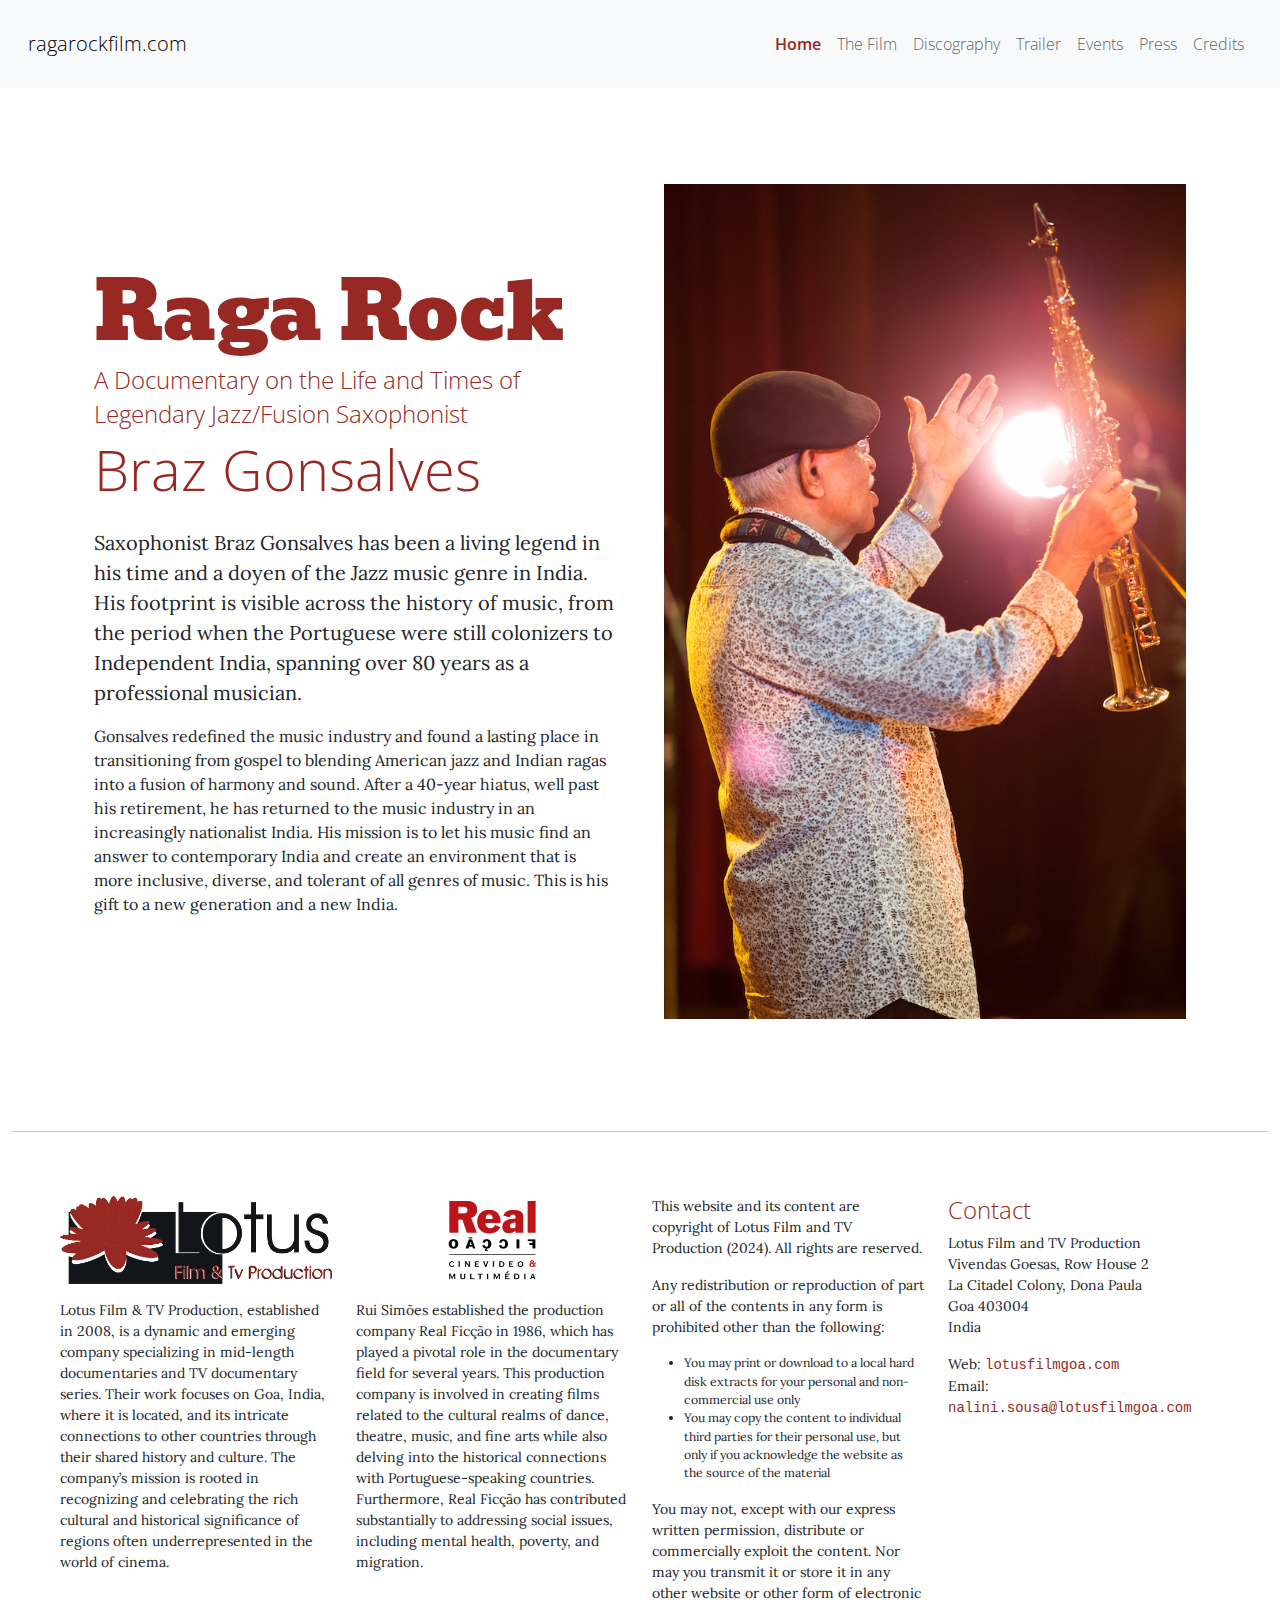
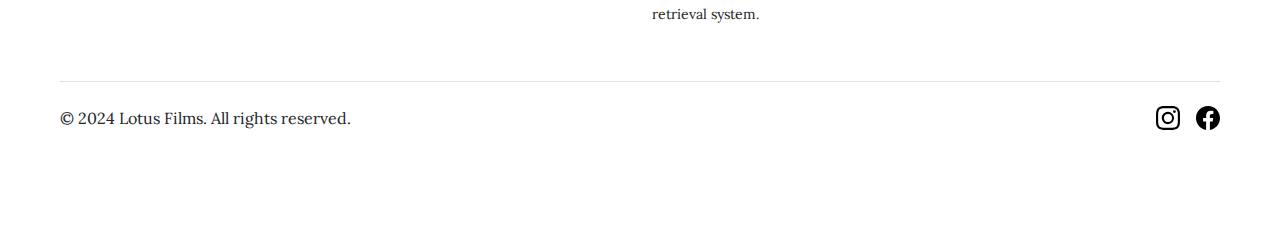
<file: index.html>
<!DOCTYPE html>
<html lang="en" data-bs-theme="auto">
	<head>
		<meta charset="utf-8" />
		<meta name="viewport" content="width=device-width, initial-scale=1" />
		<meta name="description" content="" />
		<meta name="author" content="Lotus Films, Goa" />
		<title>Raga Rock | Home</title>
		<link href="css/bootstrap.min.css" rel="stylesheet" />
		<link rel="preconnect" href="https://fonts.googleapis.com" />
		<link rel="preconnect" href="https://fonts.gstatic.com" crossorigin />
		<link
			href="https://fonts.googleapis.com/css2?family=Bevan&family=EB+Garamond:ital,wght@0,400..800;1,400..800&family=Lora:ital,wght@0,400..700;1,400..700&family=Open+Sans:ital,wght@0,300..800;1,300..800&display=swap"
			rel="stylesheet"
		/>
		<link href="css/fonts.css" rel="stylesheet" />
	</head>
	<body>
		<main>
			<nav class="navbar navbar-expand-lg bg-body-tertiary open-sans">
				<div class="container-fluid my-3 mx-3">
					<a class="navbar-brand" href="https://ragarockfilm.com">ragarockfilm.com</a>
					<button
						class="navbar-toggler"
						type="button"
						data-bs-toggle="collapse"
						data-bs-target="#navbarSupportedContent"
						aria-controls="navbarSupportedContent"
						aria-expanded="false"
						aria-label="Toggle navigation"
					>
						<span class="navbar-toggler-icon"></span>
					</button>
					<div class="collapse navbar-collapse" id="navbarSupportedContent">
						<ul class="navbar-nav ms-auto mb-2 mb-lg-0">
							<li class="nav-item">
								<a href="index.html" class="nav-link active" aria-content="page">Home</a>
							</li>
							<li class="nav-item">
								<a href="thefilm.html" class="nav-link">The Film</a>
							</li>
							<li class="nav-item">
								<a href="discography.html" class="nav-link">Discography</a>
							</li>

							<li class="nav-item">
								<a href="trailer.html" class="nav-link">Trailer</a>
							</li>
							<li class="nav-item">
								<a href="events.html" class="nav-link">Events</a>
							</li>
							<li class="nav-item">
								<a href="press.html" class="nav-link">Press</a>
							</li>
							<li class="nav-item">
								<a href="credits.html" class="nav-link">Credits</a>
							</li>
						</ul>
					</div>
				</div>
			</nav>
			<div class="container h-100 col-xxl-10 px-4 py-5">
				<div class="row flex-lg-row-reverse align-items-center g-5 py-5">
					<div class="col-lg-6">
						<img src="img/cover.png" class="d-block mx-lg-auto w-100" alt="Braz - the legendary Jazz Saxophonist" loading="lazy" />
					</div>
					<div class="col-lg-6">
						<h1 class="bevan display-5 lh-1 mb-3">Raga Rock</h1>
						<h4 class="open-sans lh-1">A Documentary on the Life and Times of</h4>
						<h4 class="open-sans">Legendary Jazz/Fusion Saxophonist</h4>
						<h2 class="open-sans display-4 mb-4">Braz Gonsalves</h2>
						<p class="lora lead">
							Saxophonist Braz Gonsalves has been a living legend in his time and a doyen of the Jazz music genre in India. His footprint is
							visible across the history of music, from the period when the Portuguese were still colonizers to Independent India, spanning over
							80 years as a professional musician.
						</p>
						<p class="lora">
							Gonsalves redefined the music industry and found a lasting place in transitioning from gospel to blending American jazz and Indian
							ragas into a fusion of harmony and sound. After a 40-year hiatus, well past his retirement, he has returned to the music industry in
							an increasingly nationalist India. His mission is to let his music find an answer to contemporary India and create an environment
							that is more inclusive, diverse, and tolerant of all genres of music. This is his gift to a new generation and a new India.
						</p>
					</div>
				</div>
			</div>
			<div class="container-fluid">
				<hr />
				<footer class="py-5 px-5">
					<div class="row small">
						<div class="col-md-3 mb-3">
							<img class="img-fluid w-100 mb-3" src="img/lotus-logo.png" />
							<p class="lora">
								Lotus Film & TV Production, established in 2008, is a dynamic and emerging company specializing in mid-length documentaries and
								TV documentary series. Their work focuses on Goa, India, where it is located, and its intricate connections to other countries
								through their shared history and culture. The company’s mission is rooted in recognizing and celebrating the rich cultural and
								historical significance of regions often underrepresented in the world of cinema.
							</p>
						</div>
						<div class="col-md-3 mb-3">
							<img class="img-fluid w-100 mb-3" src="img/realficcao.png" />
							<p class="lora">
								Rui Simões established the production company Real Ficção in 1986, which has played a pivotal role in the documentary field for
								several years. This production company is involved in creating films related to the cultural realms of dance, theatre, music,
								and fine arts while also delving into the historical connections with Portuguese-speaking countries. Furthermore, Real Ficção
								has contributed substantially to addressing social issues, including mental health, poverty, and migration.
							</p>
						</div>
						<div class="col-md-3 mb-3">
							<p>This website and its content are copyright of Lotus Film and TV Production (2024). All rights are reserved.</p>
							<p>Any redistribution or reproduction of part or all of the contents in any form is prohibited other than the following:</p>
							<ul class="lora small">
								<li>You may print or download to a local hard disk extracts for your personal and non-commercial use only</li>
								<li>
									You may copy the content to individual third parties for their personal use, but only if you acknowledge the website as the
									source of the material
								</li>
							</ul>
							<p>
								You may not, except with our express written permission, distribute or commercially exploit the content. Nor may you transmit it
								or store it in any other website or other form of electronic retrieval system.
							</p>
						</div>
						<div class="col-md-3 mb-3">
							<h4 class="open-sans">Contact</h4>
							<p>
								Lotus Film and TV Production<br />
								Vivendas Goesas, Row House 2<br />
								La Citadel Colony, Dona Paula<br />
								Goa 403004<br />
								India
							</p>
							<p>
								Web:
								<a href="https://lotusfilmgoa.com" target="_blank"> <tt>lotusfilmgoa.com</tt> </a><br />
								Email: <a href="mailto:nalini.sousa@lotusfilmgoa.com" target="_blank"><tt>nalini.sousa@lotusfilmgoa.com</tt></a>
							</p>
						</div>
					</div>

					<div class="d-flex flex-column flex-sm-row justify-content-between py-4 my-4 border-top">
						<svg xmlns="http://www.w3.org/2000/svg" class="d-none">
							<symbol id="bootstrap" viewBox="0 0 118 94">
								<title>Bootstrap</title>
								<path
									fill-rule="evenodd"
									clip-rule="evenodd"
									d="M24.509 0c-6.733 0-11.715 5.893-11.492 12.284.214 6.14-.064 14.092-2.066 20.577C8.943 39.365 5.547 43.485 0 44.014v5.972c5.547.529 8.943 4.649 10.951 11.153 2.002 6.485 2.28 14.437 2.066 20.577C12.794 88.106 17.776 94 24.51 94H93.5c6.733 0 11.714-5.893 11.491-12.284-.214-6.14.064-14.092 2.066-20.577 2.009-6.504 5.396-10.624 10.943-11.153v-5.972c-5.547-.529-8.934-4.649-10.943-11.153-2.002-6.484-2.28-14.437-2.066-20.577C105.214 5.894 100.233 0 93.5 0H24.508zM80 57.863C80 66.663 73.436 72 62.543 72H44a2 2 0 01-2-2V24a2 2 0 012-2h18.437c9.083 0 15.044 4.92 15.044 12.474 0 5.302-4.01 10.049-9.119 10.88v.277C75.317 46.394 80 51.21 80 57.863zM60.521 28.34H49.948v14.934h8.905c6.884 0 10.68-2.772 10.68-7.727 0-4.643-3.264-7.207-9.012-7.207zM49.948 49.2v16.458H60.91c7.167 0 10.964-2.876 10.964-8.281 0-5.406-3.903-8.178-11.425-8.178H49.948z"
								></path>
							</symbol>
							<symbol id="facebook" viewBox="0 0 16 16">
								<path
									d="M16 8.049c0-4.446-3.582-8.05-8-8.05C3.58 0-.002 3.603-.002 8.05c0 4.017 2.926 7.347 6.75 7.951v-5.625h-2.03V8.05H6.75V6.275c0-2.017 1.195-3.131 3.022-3.131.876 0 1.791.157 1.791.157v1.98h-1.009c-.993 0-1.303.621-1.303 1.258v1.51h2.218l-.354 2.326H9.25V16c3.824-.604 6.75-3.934 6.75-7.951z"
								/>
							</symbol>
							<symbol id="instagram" viewBox="0 0 16 16">
								<path
									d="M8 0C5.829 0 5.556.01 4.703.048 3.85.088 3.269.222 2.76.42a3.917 3.917 0 0 0-1.417.923A3.927 3.927 0 0 0 .42 2.76C.222 3.268.087 3.85.048 4.7.01 5.555 0 5.827 0 8.001c0 2.172.01 2.444.048 3.297.04.852.174 1.433.372 1.942.205.526.478.972.923 1.417.444.445.89.719 1.416.923.51.198 1.09.333 1.942.372C5.555 15.99 5.827 16 8 16s2.444-.01 3.298-.048c.851-.04 1.434-.174 1.943-.372a3.916 3.916 0 0 0 1.416-.923c.445-.445.718-.891.923-1.417.197-.509.332-1.09.372-1.942C15.99 10.445 16 10.173 16 8s-.01-2.445-.048-3.299c-.04-.851-.175-1.433-.372-1.941a3.926 3.926 0 0 0-.923-1.417A3.911 3.911 0 0 0 13.24.42c-.51-.198-1.092-.333-1.943-.372C10.443.01 10.172 0 7.998 0h.003zm-.717 1.442h.718c2.136 0 2.389.007 3.232.046.78.035 1.204.166 1.486.275.373.145.64.319.92.599.28.28.453.546.598.92.11.281.24.705.275 1.485.039.843.047 1.096.047 3.231s-.008 2.389-.047 3.232c-.035.78-.166 1.203-.275 1.485a2.47 2.47 0 0 1-.599.919c-.28.28-.546.453-.92.598-.28.11-.704.24-1.485.276-.843.038-1.096.047-3.232.047s-2.39-.009-3.233-.047c-.78-.036-1.203-.166-1.485-.276a2.478 2.478 0 0 1-.92-.598 2.48 2.48 0 0 1-.6-.92c-.109-.281-.24-.705-.275-1.485-.038-.843-.046-1.096-.046-3.233 0-2.136.008-2.388.046-3.231.036-.78.166-1.204.276-1.486.145-.373.319-.64.599-.92.28-.28.546-.453.92-.598.282-.11.705-.24 1.485-.276.738-.034 1.024-.044 2.515-.045v.002zm4.988 1.328a.96.96 0 1 0 0 1.92.96.96 0 0 0 0-1.92zm-4.27 1.122a4.109 4.109 0 1 0 0 8.217 4.109 4.109 0 0 0 0-8.217zm0 1.441a2.667 2.667 0 1 1 0 5.334 2.667 2.667 0 0 1 0-5.334z"
								/>
							</symbol>
						</svg>
						<p>&copy; 2024 Lotus Films. All rights reserved.</p>
						<ul class="list-unstyled d-flex">
							<li class="ms-3">
								<a class="link-body-emphasis" href="#"
									><svg class="bi" width="24" height="24">
										<use xlink:href="#instagram" /></svg
								></a>
							</li>
							<li class="ms-3">
								<a class="link-body-emphasis" href="#"
									><svg class="bi" width="24" height="24">
										<use xlink:href="#facebook" /></svg
								></a>
							</li>
						</ul>
					</div>
				</footer>
			</div>
		</main>
		<script src="js/bootstrap.bundle.min.js"></script>
	</body>
</html>
</file>
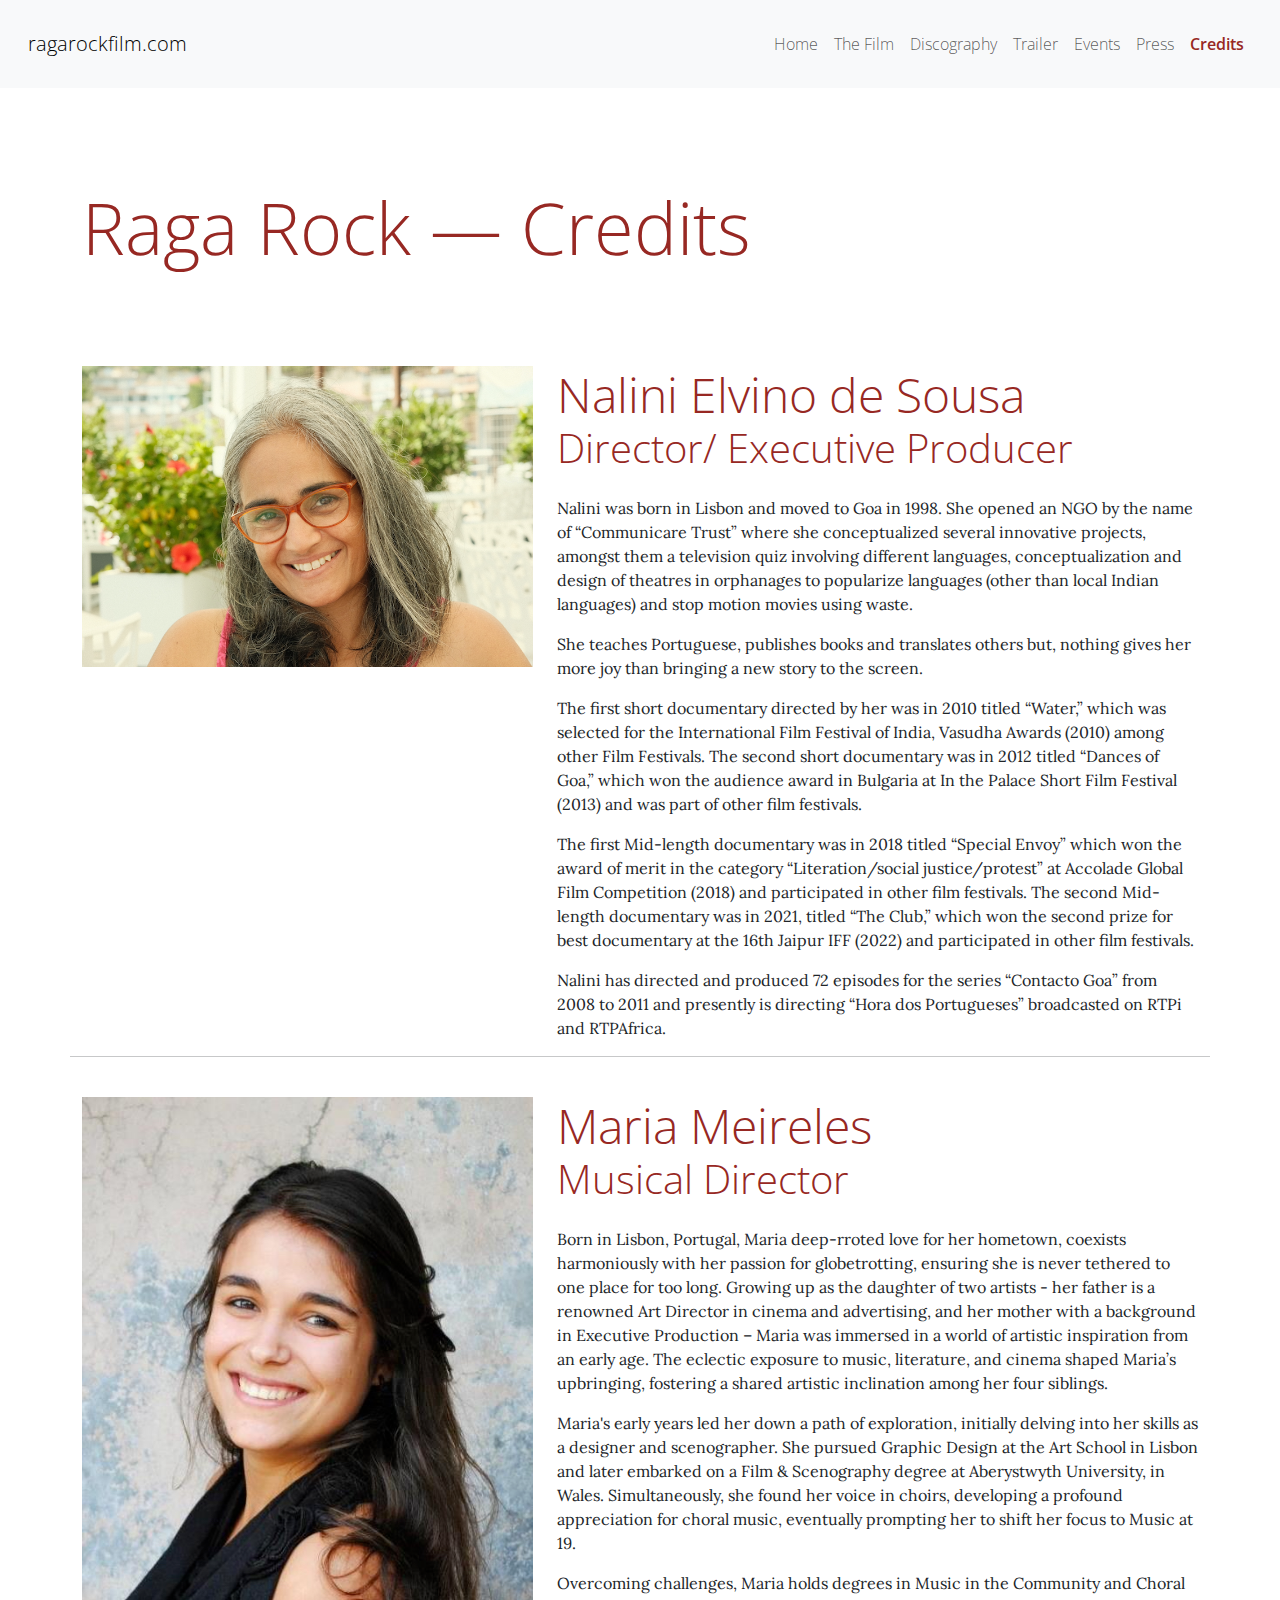
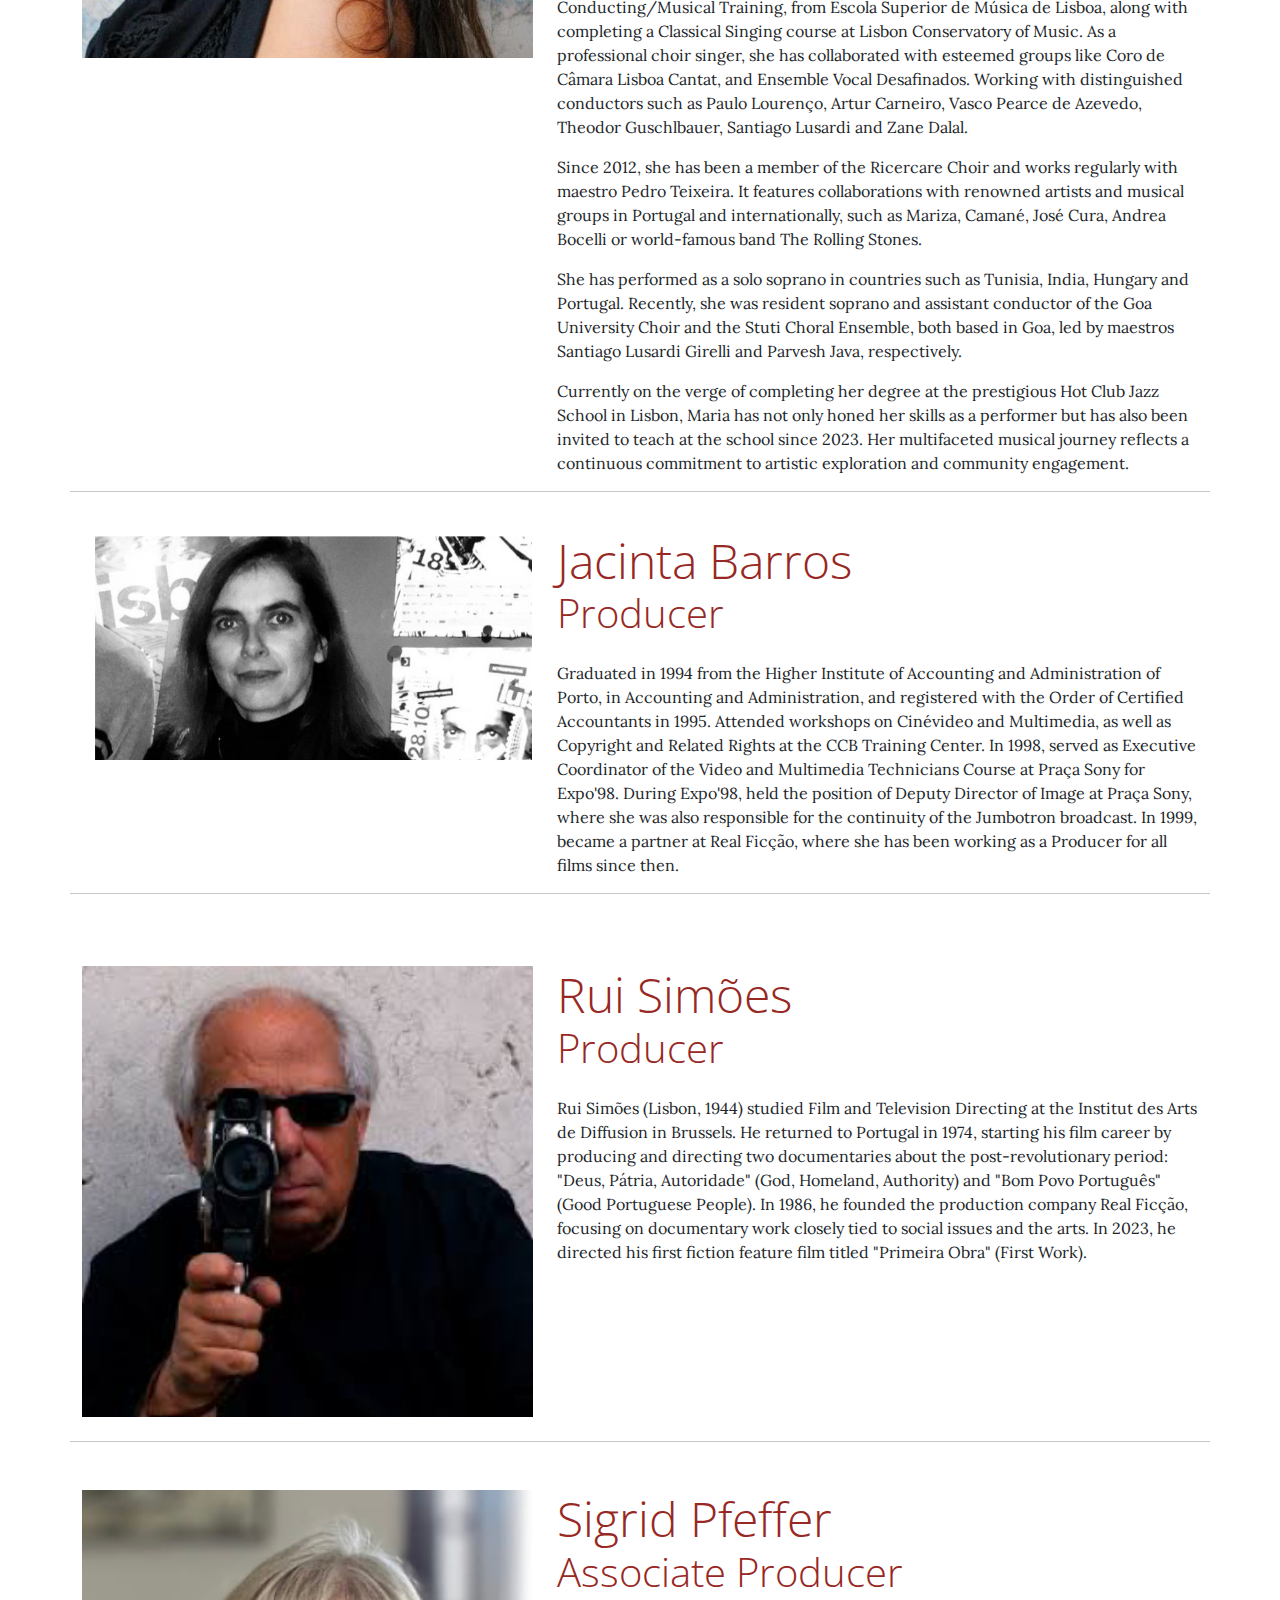
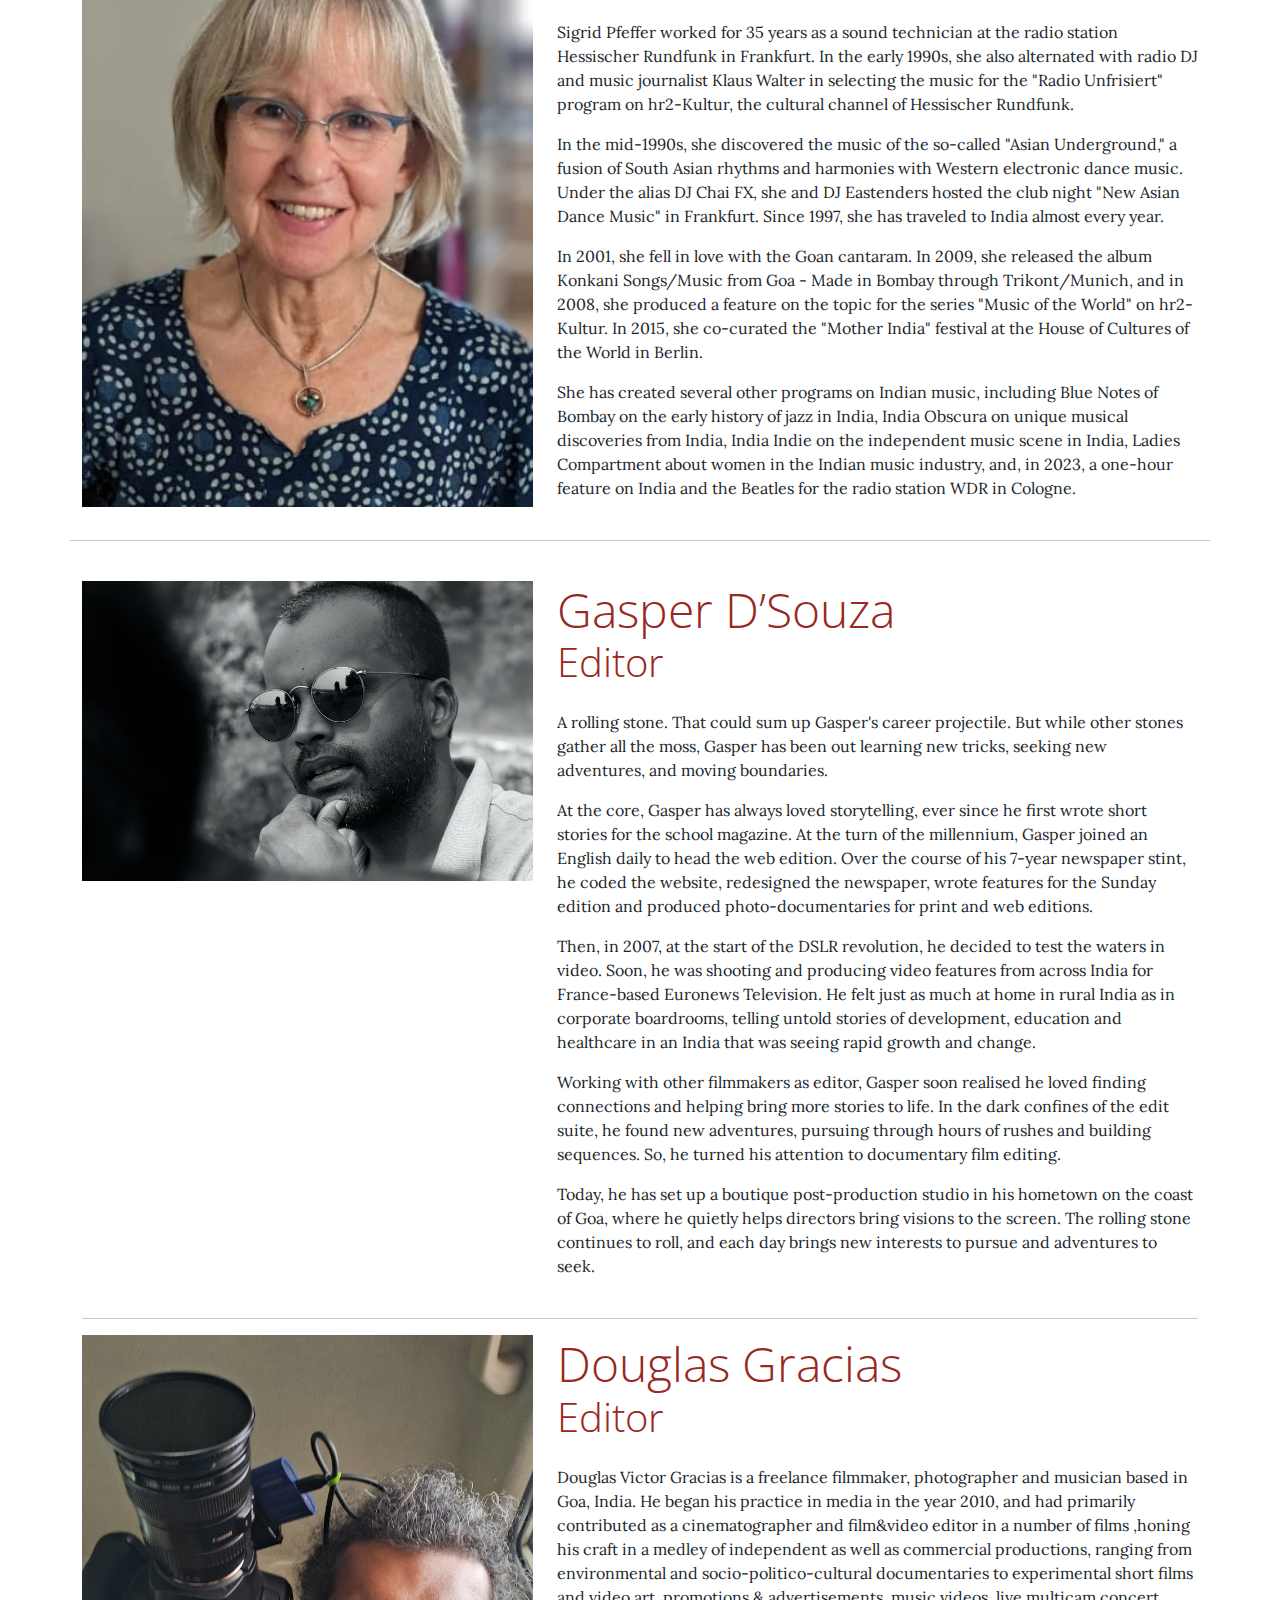
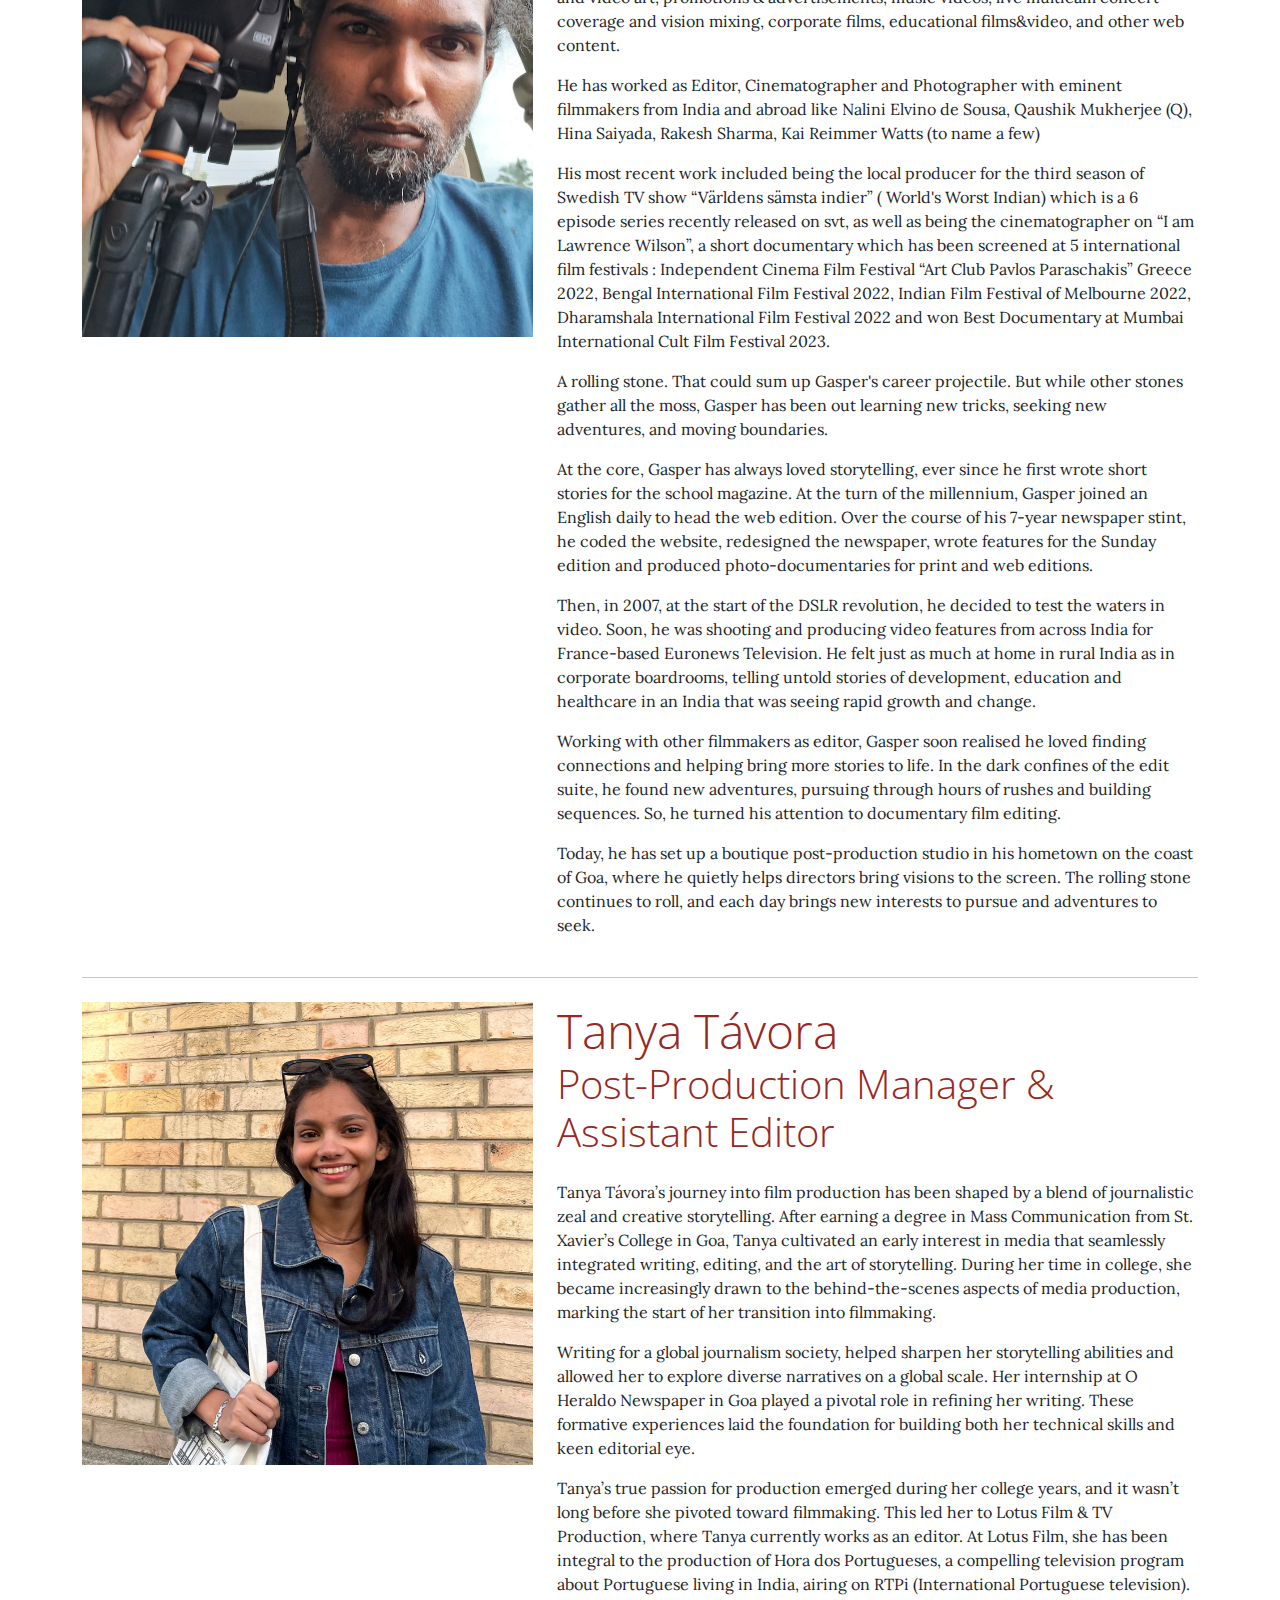
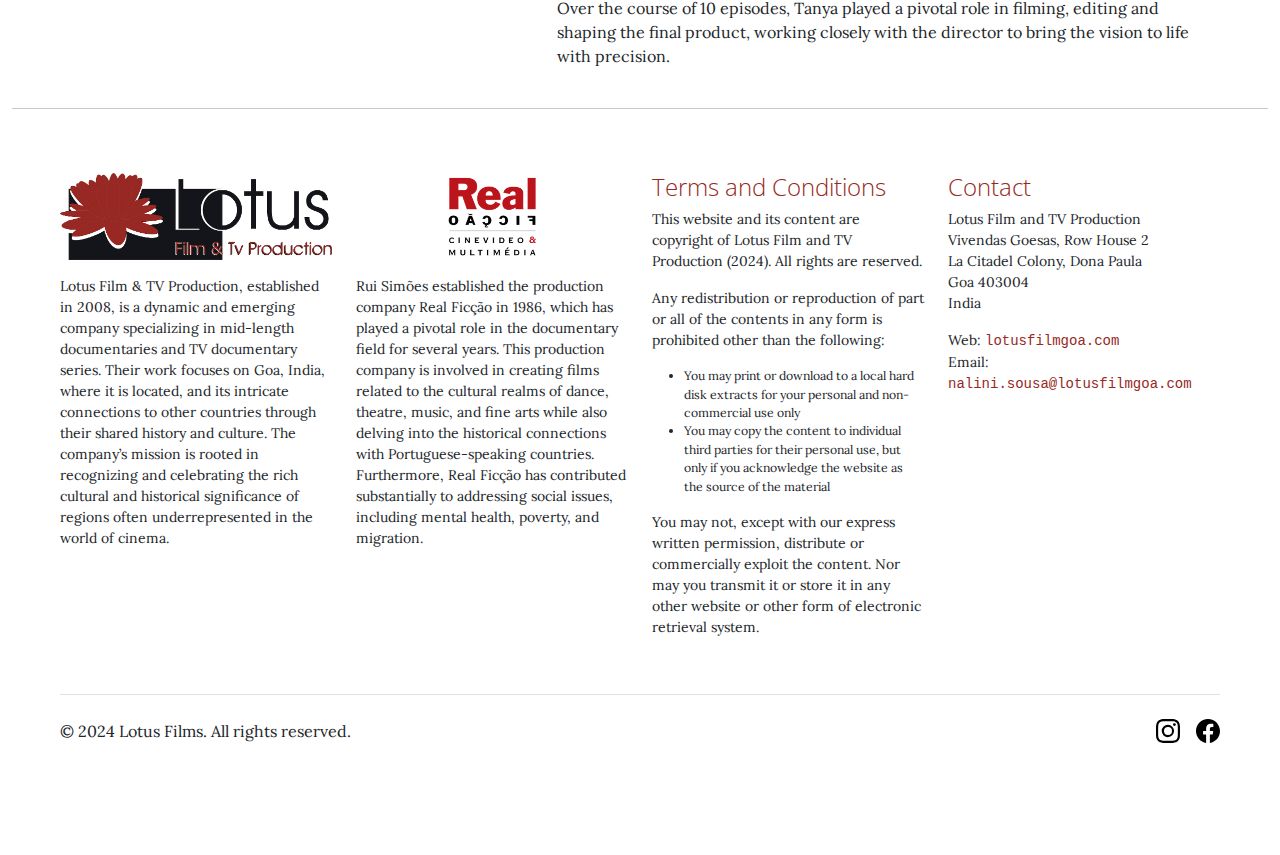
<file: credits.html>
<!DOCTYPE html>
<html lang="en" data-bs-theme="auto">
	<head>
		<meta charset="utf-8" />
		<meta name="viewport" content="width=device-width, initial-scale=1" />
		<meta name="description" content="" />
		<meta name="author" content="Lotus Films, Goa" />
		<title>Raga Rock | Raga Rock - Credits</title>
		<link href="css/bootstrap.min.css" rel="stylesheet" />
		<link rel="preconnect" href="https://fonts.googleapis.com" />
		<link rel="preconnect" href="https://fonts.gstatic.com" crossorigin />
		<link
			href="https://fonts.googleapis.com/css2?family=Bevan&family=EB+Garamond:ital,wght@0,400..800;1,400..800&family=Lora:ital,wght@0,400..700;1,400..700&family=Open+Sans:ital,wght@0,300..800;1,300..800&display=swap"
			rel="stylesheet"
		/>
		<link href="css/fonts.css" rel="stylesheet" />
	</head>
	<body>
		<main>
			<nav class="navbar navbar-expand-lg bg-body-tertiary open-sans">
				<div class="container-fluid my-3 mx-3">
					<a class="navbar-brand" href="#">ragarockfilm.com</a>
					<button
						class="navbar-toggler"
						type="button"
						data-bs-toggle="collapse"
						data-bs-target="#navbarSupportedContent"
						aria-controls="navbarSupportedContent"
						aria-expanded="false"
						aria-label="Toggle navigation"
					>
						<span class="navbar-toggler-icon"></span>
					</button>
					<div class="collapse navbar-collapse" id="navbarSupportedContent">
						<ul class="navbar-nav ms-auto mb-2 mb-lg-0">
							<li class="nav-item">
								<a href="index.html" class="nav-link" aria-content="page">Home</a>
							</li>
							<li class="nav-item">
								<a href="thefilm.html" class="nav-link">The Film</a>
							</li>
							<li class="nav-item">
								<a href="discography.html" class="nav-link">Discography</a>
							</li>

							<li class="nav-item">
								<a href="trailer.html" class="nav-link">Trailer</a>
							</li>
							<li class="nav-item">
								<a href="events.html" class="nav-link">Events</a>
							</li>
							<li class="nav-item">
								<a href="press.html" class="nav-link">Press</a>
							</li>
							<li class="nav-item">
								<a href="credits.html" class="nav-link active">Credits</a>
							</li>
						</ul>
					</div>
				</div>
			</nav>
			<div class="container">
				<div class="row py-5">
					<div class="display-2 open-sans py-5">Raga Rock &mdash; Credits</div>
				</div>
				<div class="row mb-4">
					<div class="col-md-5">
						<img src="img/nalini.png" class="img-fluid w-100" />
					</div>
					<div class="col-md-7">
						<div class="display-5 open-sans">Nalini Elvino de Sousa</div>
						<div class="display-6 open-sans pb-4">Director/ Executive Producer</div>
						<p>
							Nalini was born in Lisbon and moved to Goa in 1998. She opened an NGO by the name of “Communicare Trust” where she conceptualized
							several innovative projects, amongst them a television quiz involving different languages, conceptualization and design of theatres
							in orphanages to popularize languages (other than local Indian languages) and stop motion movies using waste. 
						</p>
						<p>
							She teaches Portuguese, publishes books and translates others but, nothing gives her more joy than bringing a new story to the
							screen.
						</p>
						<p>
							The first short documentary directed by her was in 2010 titled “Water,” which was selected for the International Film Festival of
							India, Vasudha Awards (2010) among other Film Festivals. The second short documentary was in 2012 titled “Dances of Goa,” which won
							the audience award in Bulgaria at In the Palace Short Film Festival (2013) and was part of other film festivals.
						</p>
						<p>
							The first Mid-length documentary was in 2018 titled “Special Envoy” which won the award of merit in the category “Literation/social
							justice/protest” at Accolade Global Film Competition (2018) and participated in other film festivals. The second Mid-length
							documentary was in 2021, titled “The Club,” which won the second prize for best documentary at the 16th Jaipur IFF (2022) and
							participated in other film festivals.
						</p>
						<p>
							Nalini has directed and produced 72 episodes for the series “Contacto Goa” from 2008 to 2011 and presently is directing “Hora dos
							Portugueses” broadcasted on RTPi and RTPAfrica.
						</p>
					</div>
					<hr />
				</div>
				<div class="row mb-4">
					<div class="col-md-5">
						<img src="img/maria.png" class="img-fluid w-100" />
					</div>
					<div class="col-md-7">
						<div class="display-5 open-sans">Maria Meireles</div>
						<div class="display-6 open-sans pb-4">Musical Director</div>
						<p>
							Born in Lisbon, Portugal, Maria deep-rroted love for her hometown, coexists harmoniously with her passion for globetrotting,
							ensuring she is never tethered to one place for too long. Growing up as the daughter of two artists - her father is a renowned Art
							Director in cinema and advertising, and her mother with a background in Executive Production – Maria was immersed in a world of
							artistic inspiration from an early age. The eclectic exposure to music, literature, and cinema shaped Maria’s upbringing, fostering
							a shared artistic inclination among her four siblings.
						</p>
						<p>
							Maria's early years led her down a path of exploration, initially delving into her skills as a designer and scenographer. She
							pursued Graphic Design at the Art School in Lisbon and later embarked on a Film & Scenography degree at Aberystwyth University, in
							Wales. Simultaneously, she found her voice in choirs, developing a profound appreciation for choral music, eventually prompting her
							to shift her focus to Music at 19.
						</p>
						<p>
							Overcoming challenges, Maria holds degrees in Music in the Community and Choral Conducting/Musical Training, from Escola Superior de
							Música de Lisboa, along with completing a Classical Singing course at Lisbon Conservatory of Music. As a professional choir singer,
							she has collaborated with esteemed groups like Coro de Câmara Lisboa Cantat, and Ensemble Vocal Desafinados. Working with
							distinguished conductors such as Paulo Lourenço, Artur Carneiro, Vasco Pearce de Azevedo, Theodor Guschlbauer, Santiago Lusardi and
							Zane Dalal.
						</p>
						<p>
							Since 2012, she has been a member of the Ricercare Choir and works regularly with maestro Pedro Teixeira. It features collaborations
							with renowned artists and musical groups in Portugal and internationally, such as Mariza, Camané, José Cura, Andrea Bocelli or
							world-famous band The Rolling Stones.
						</p>
						<p>
							She has performed as a solo soprano in countries such as Tunisia, India, Hungary and Portugal. Recently, she was resident soprano
							and assistant conductor of the Goa University Choir and the Stuti Choral Ensemble, both based in Goa, led by maestros Santiago
							Lusardi Girelli and Parvesh Java, respectively.
						</p>
						<p>
							Currently on the verge of completing her degree at the prestigious Hot Club Jazz School in Lisbon, Maria has not only honed her
							skills as a performer but has also been invited to teach at the school since 2023. Her multifaceted musical journey reflects a
							continuous commitment to artistic exploration and community engagement.
						</p>
					</div>
					<hr />
				</div>
				<div class="row mb-5">
					<div class="col-md-5">
						<img src="img/jacinta-barros.jpg" class="img-fluid w-100 mb-4" />
					</div>
					<div class="col-md-7">
						<div class="display-5 open-sans">Jacinta Barros</div>
						<div class="display-6 open-sans pb-4">Producer</div>
						<p>
							Graduated in 1994 from the Higher Institute of Accounting and Administration of Porto, in Accounting and Administration, and
							registered with the Order of Certified Accountants in 1995. Attended workshops on Cinévideo and Multimedia, as well as Copyright and
							Related Rights at the CCB Training Center. In 1998, served as Executive Coordinator of the Video and Multimedia Technicians Course
							at Praça Sony for Expo'98. During Expo'98, held the position of Deputy Director of Image at Praça Sony, where she was also
							responsible for the continuity of the Jumbotron broadcast. In 1999, became a partner at Real Ficção, where she has been working as a
							Producer for all films since then.
						</p>
					</div>
					<hr class="mb-4" />
				</div>
				<div class="row mb-4">
					<div class="col-md-5">
						<img src="img/rui-simoes.png" class="img-fluid w-100" />
					</div>
					<div class="col-md-7">
						<div class="display-5 open-sans">Rui Simões</div>
						<div class="display-6 open-sans pb-4">Producer</div>
						<p>
							Rui Simões (Lisbon, 1944) studied Film and Television Directing at the Institut des Arts de Diffusion in Brussels. He returned to
							Portugal in 1974, starting his film career by producing and directing two documentaries about the post-revolutionary period: "Deus,
							Pátria, Autoridade" (God, Homeland, Authority) and "Bom Povo Português" (Good Portuguese People). In 1986, he founded the production
							company Real Ficção, focusing on documentary work closely tied to social issues and the arts. In 2023, he directed his first fiction
							feature film titled "Primeira Obra" (First Work).
						</p>
					</div>
					<hr class="my-4" />
				</div>
				<div class="row mb-4">
					<div class="col-md-5">
						<img src="img/sigrid-pfeffer.jpg" class="img-fluid w-100" />
					</div>
					<div class="col-md-7">
						<div class="display-5 open-sans">Sigrid Pfeffer</div>
						<div class="display-6 open-sans pb-4">Associate Producer</div>
						<p>
							Sigrid Pfeffer worked for 35 years as a sound technician at the radio station Hessischer Rundfunk in Frankfurt. In the early 1990s,
							she also alternated with radio DJ and music journalist Klaus Walter in selecting the music for the &quot;Radio Unfrisiert&quot;
							program on hr2-Kultur, the cultural channel of Hessischer Rundfunk.
						</p>
						<p>
							In the mid-1990s, she discovered the music of the so-called &quot;Asian Underground,&quot; a fusion of South Asian rhythms and
							harmonies with Western electronic dance music. Under the alias DJ Chai FX, she and DJ Eastenders hosted the club night &quot;New
							Asian Dance Music&quot; in Frankfurt. Since 1997, she has traveled to India almost every year.
						</p>
						<p>
							In 2001, she fell in love with the Goan cantaram. In 2009, she released the album Konkani Songs/Music from Goa - Made in Bombay
							through Trikont/Munich, and in 2008, she produced a feature on the topic for the series &quot;Music of the World&quot; on
							hr2-Kultur. In 2015, she co-curated the &quot;Mother India&quot; festival at the House of Cultures of the World in Berlin.
						</p>
						<p>
							She has created several other programs on Indian music, including Blue Notes of Bombay on the early history of jazz in India, India
							Obscura on unique musical discoveries from India, India Indie on the independent music scene in India, Ladies Compartment about
							women in the Indian music industry, and, in 2023, a one-hour feature on India and the Beatles for the radio station WDR in Cologne.
						</p>
					</div>
					<hr class="mt-4" />
				</div>
				<div class="row mb-4">
					<div class="col-md-5">
						<img src="img/gasper.png" class="img-fluid w-100" />
					</div>
					<div class="col-md-7">
						<div class="display-5 open-sans">Gasper D’Souza</div>
						<div class="display-6 open-sans pb-4">Editor</div>
						<p>
							A rolling stone. That could sum up Gasper's career projectile. But while other stones gather all the moss, Gasper has been out
							learning new tricks, seeking new adventures, and moving boundaries.
						</p>
						<p>
							At the core, Gasper has always loved storytelling, ever since he first wrote short stories for the school magazine. At the turn of
							the millennium, Gasper joined an English daily to head the web edition. Over the course of his 7-year newspaper stint, he coded the
							website, redesigned the newspaper, wrote features for the Sunday edition and produced photo-documentaries for print and web
							editions.
						</p>
						<p>
							Then, in 2007, at the start of the DSLR revolution, he decided to test the waters in video. Soon, he was shooting and producing
							video features from across India for France-based Euronews Television. He felt just as much at home in rural India as in corporate
							boardrooms, telling untold stories of development, education and healthcare in an India that was seeing rapid growth and change.
						</p>
						<p>
							Working with other filmmakers as editor, Gasper soon realised he loved finding connections and helping bring more stories to life.
							In the dark confines of the edit suite, he found new adventures, pursuing through hours of rushes and building sequences. So, he
							turned his attention to documentary film editing.
						</p>
						<p>
							Today, he has set up a boutique post-production studio in his hometown on the coast of Goa, where he quietly helps directors bring
							visions to the screen. The rolling stone continues to roll, and each day brings new interests to pursue and adventures to seek.
						</p>
					</div>
				</div>
				<hr class="mt-4" />
				<div class="row mb-4">
					<div class="col-md-5">
						<img src="img/douglas-gracias.jpg" class="img-fluid w-100" />
					</div>
					<div class="col-md-7">
						<div class="display-5 open-sans">Douglas Gracias</div>
						<div class="display-6 open-sans pb-4">Editor</div>
						<p>
							Douglas Victor Gracias is a freelance filmmaker, photographer and musician based in Goa, India. He began his practice in media in
							the year 2010, and had primarily contributed as a cinematographer and film&amp;video editor in a number of films ,honing his craft
							in a medley of independent as well as commercial productions, ranging from environmental and socio-politico-cultural documentaries
							to experimental short films and video art, promotions &amp; advertisements, music videos, live multicam concert coverage and vision
							mixing, corporate films, educational films&amp;video, and other web content.
						</p>
						<p>
							He has worked as Editor, Cinematographer and Photographer with eminent filmmakers from India and abroad like Nalini Elvino de Sousa,
							Qaushik Mukherjee (Q), Hina Saiyada, Rakesh Sharma, Kai Reimmer Watts (to name a few)
						</p>
						<p>
							His most recent work included being the local producer for the third season of Swedish TV show “Världens sämsta indier” ( World's
							Worst Indian) which is a 6 episode series recently released on svt, as well as being the cinematographer on “I am Lawrence Wilson”,
							a short documentary which has been screened at 5 international film festivals : Independent Cinema Film Festival “Art Club Pavlos
							Paraschakis” Greece 2022, Bengal International Film Festival 2022, Indian Film Festival of Melbourne 2022, Dharamshala International
							Film Festival 2022 and won Best Documentary at Mumbai International Cult Film Festival 2023.
						</p>
						<p>
							A rolling stone. That could sum up Gasper's career projectile. But while other stones gather all the moss, Gasper has been out
							learning new tricks, seeking new adventures, and moving boundaries.
						</p>
						<p>
							At the core, Gasper has always loved storytelling, ever since he first wrote short stories for the school magazine. At the turn of
							the millennium, Gasper joined an English daily to head the web edition. Over the course of his 7-year newspaper stint, he coded the
							website, redesigned the newspaper, wrote features for the Sunday edition and produced photo-documentaries for print and web
							editions.
						</p>
						<p>
							Then, in 2007, at the start of the DSLR revolution, he decided to test the waters in video. Soon, he was shooting and producing
							video features from across India for France-based Euronews Television. He felt just as much at home in rural India as in corporate
							boardrooms, telling untold stories of development, education and healthcare in an India that was seeing rapid growth and change.
						</p>
						<p>
							Working with other filmmakers as editor, Gasper soon realised he loved finding connections and helping bring more stories to life.
							In the dark confines of the edit suite, he found new adventures, pursuing through hours of rushes and building sequences. So, he
							turned his attention to documentary film editing.
						</p>
						<p>
							Today, he has set up a boutique post-production studio in his hometown on the coast of Goa, where he quietly helps directors bring
							visions to the screen. The rolling stone continues to roll, and each day brings new interests to pursue and adventures to seek.
						</p>
					</div>
				</div>
				<hr class="mb-4" />
				<div class="row mb-4">
					<div class="col-md-5">
						<img src="img/tanya-tavora.jpg" class="img-fluid w-100" />
					</div>
					<div class="col-md-7">
						<div class="display-5 open-sans">Tanya Távora</div>
						<div class="display-6 open-sans pb-4">Post-Production Manager &amp; Assistant Editor</div>
						<p>
							Tanya Távora’s journey into film production has been shaped by a blend of journalistic zeal and creative storytelling. After earning
							a degree in Mass Communication from St. Xavier’s College in Goa, Tanya cultivated an early interest in media that seamlessly
							integrated writing, editing, and the art of storytelling. During her time in college, she became increasingly drawn to the
							behind-the-scenes aspects of media production, marking the start of her transition into filmmaking.
						</p>
						<p>
							Writing for a global journalism society, helped sharpen her storytelling abilities and allowed her to explore diverse narratives on
							a global scale. Her internship at O Heraldo Newspaper in Goa played a pivotal role in refining her writing. These formative
							experiences laid the foundation for building both her technical skills and keen editorial eye.
						</p>
						<p>
							Tanya’s true passion for production emerged during her college years, and it wasn’t long before she pivoted toward filmmaking. This
							led her to Lotus Film &amp; TV Production, where Tanya currently works as an editor. At Lotus Film, she has been integral to the
							production of Hora dos Portugueses, a compelling television program about Portuguese living in India, airing on RTPi (International
							Portuguese television). Over the course of 10 episodes, Tanya played a pivotal role in filming, editing and shaping the final
							product, working closely with the director to bring the vision to life with precision.
						</p>
					</div>
				</div>
			</div>
			<div class="container-fluid">
				<hr />
				<footer class="py-5 px-5">
					<div class="row small">
						<div class="col-md-3 mb-3">
							<img class="img-fluid w-100 mb-3" src="img/lotus-logo.png" />
							<p class="lora">
								Lotus Film & TV Production, established in 2008, is a dynamic and emerging company specializing in mid-length documentaries and
								TV documentary series. Their work focuses on Goa, India, where it is located, and its intricate connections to other countries
								through their shared history and culture. The company’s mission is rooted in recognizing and celebrating the rich cultural and
								historical significance of regions often underrepresented in the world of cinema.
							</p>
						</div>
						<div class="col-md-3 mb-3">
							<img class="img-fluid w-100 mb-3" src="img/realficcao.png" />
							<p class="lora">
								Rui Simões established the production company Real Ficção in 1986, which has played a pivotal role in the documentary field for
								several years. This production company is involved in creating films related to the cultural realms of dance, theatre, music,
								and fine arts while also delving into the historical connections with Portuguese-speaking countries. Furthermore, Real Ficção
								has contributed substantially to addressing social issues, including mental health, poverty, and migration.
							</p>
						</div>
						<div class="col-md-3 mb-3">
							<h4 class="open-sans">Terms and Conditions</h4>
							<p>This website and its content are copyright of Lotus Film and TV Production (2024). All rights are reserved.</p>
							<p>Any redistribution or reproduction of part or all of the contents in any form is prohibited other than the following:</p>
							<ul class="lora small">
								<li>You may print or download to a local hard disk extracts for your personal and non-commercial use only</li>
								<li>
									You may copy the content to individual third parties for their personal use, but only if you acknowledge the website as the
									source of the material
								</li>
							</ul>
							<p>
								You may not, except with our express written permission, distribute or commercially exploit the content. Nor may you transmit it
								or store it in any other website or other form of electronic retrieval system.
							</p>
						</div>
						<div class="col-md-3 mb-3">
							<h4 class="open-sans">Contact</h4>
							<p>
								Lotus Film and TV Production<br />
								Vivendas Goesas, Row House 2<br />
								La Citadel Colony, Dona Paula<br />
								Goa 403004<br />
								India
							</p>
							<p>
								Web:
								<a href="https://lotusfilmgoa.com" target="_blank"> <tt>lotusfilmgoa.com</tt> </a><br />
								Email:
								<a href="mailto:nalini.sousa@lotusfilmgoa.com" target="_blank"><tt>nalini.sousa@lotusfilmgoa.com</tt></a>
							</p>
						</div>
					</div>

					<div class="d-flex flex-column flex-sm-row justify-content-between py-4 my-4 border-top">
						<svg xmlns="http://www.w3.org/2000/svg" class="d-none">
							<symbol id="bootstrap" viewBox="0 0 118 94">
								<title>Bootstrap</title>
								<path
									fill-rule="evenodd"
									clip-rule="evenodd"
									d="M24.509 0c-6.733 0-11.715 5.893-11.492 12.284.214 6.14-.064 14.092-2.066 20.577C8.943 39.365 5.547 43.485 0 44.014v5.972c5.547.529 8.943 4.649 10.951 11.153 2.002 6.485 2.28 14.437 2.066 20.577C12.794 88.106 17.776 94 24.51 94H93.5c6.733 0 11.714-5.893 11.491-12.284-.214-6.14.064-14.092 2.066-20.577 2.009-6.504 5.396-10.624 10.943-11.153v-5.972c-5.547-.529-8.934-4.649-10.943-11.153-2.002-6.484-2.28-14.437-2.066-20.577C105.214 5.894 100.233 0 93.5 0H24.508zM80 57.863C80 66.663 73.436 72 62.543 72H44a2 2 0 01-2-2V24a2 2 0 012-2h18.437c9.083 0 15.044 4.92 15.044 12.474 0 5.302-4.01 10.049-9.119 10.88v.277C75.317 46.394 80 51.21 80 57.863zM60.521 28.34H49.948v14.934h8.905c6.884 0 10.68-2.772 10.68-7.727 0-4.643-3.264-7.207-9.012-7.207zM49.948 49.2v16.458H60.91c7.167 0 10.964-2.876 10.964-8.281 0-5.406-3.903-8.178-11.425-8.178H49.948z"
								></path>
							</symbol>
							<symbol id="facebook" viewBox="0 0 16 16">
								<path
									d="M16 8.049c0-4.446-3.582-8.05-8-8.05C3.58 0-.002 3.603-.002 8.05c0 4.017 2.926 7.347 6.75 7.951v-5.625h-2.03V8.05H6.75V6.275c0-2.017 1.195-3.131 3.022-3.131.876 0 1.791.157 1.791.157v1.98h-1.009c-.993 0-1.303.621-1.303 1.258v1.51h2.218l-.354 2.326H9.25V16c3.824-.604 6.75-3.934 6.75-7.951z"
								/>
							</symbol>
							<symbol id="instagram" viewBox="0 0 16 16">
								<path
									d="M8 0C5.829 0 5.556.01 4.703.048 3.85.088 3.269.222 2.76.42a3.917 3.917 0 0 0-1.417.923A3.927 3.927 0 0 0 .42 2.76C.222 3.268.087 3.85.048 4.7.01 5.555 0 5.827 0 8.001c0 2.172.01 2.444.048 3.297.04.852.174 1.433.372 1.942.205.526.478.972.923 1.417.444.445.89.719 1.416.923.51.198 1.09.333 1.942.372C5.555 15.99 5.827 16 8 16s2.444-.01 3.298-.048c.851-.04 1.434-.174 1.943-.372a3.916 3.916 0 0 0 1.416-.923c.445-.445.718-.891.923-1.417.197-.509.332-1.09.372-1.942C15.99 10.445 16 10.173 16 8s-.01-2.445-.048-3.299c-.04-.851-.175-1.433-.372-1.941a3.926 3.926 0 0 0-.923-1.417A3.911 3.911 0 0 0 13.24.42c-.51-.198-1.092-.333-1.943-.372C10.443.01 10.172 0 7.998 0h.003zm-.717 1.442h.718c2.136 0 2.389.007 3.232.046.78.035 1.204.166 1.486.275.373.145.64.319.92.599.28.28.453.546.598.92.11.281.24.705.275 1.485.039.843.047 1.096.047 3.231s-.008 2.389-.047 3.232c-.035.78-.166 1.203-.275 1.485a2.47 2.47 0 0 1-.599.919c-.28.28-.546.453-.92.598-.28.11-.704.24-1.485.276-.843.038-1.096.047-3.232.047s-2.39-.009-3.233-.047c-.78-.036-1.203-.166-1.485-.276a2.478 2.478 0 0 1-.92-.598 2.48 2.48 0 0 1-.6-.92c-.109-.281-.24-.705-.275-1.485-.038-.843-.046-1.096-.046-3.233 0-2.136.008-2.388.046-3.231.036-.78.166-1.204.276-1.486.145-.373.319-.64.599-.92.28-.28.546-.453.92-.598.282-.11.705-.24 1.485-.276.738-.034 1.024-.044 2.515-.045v.002zm4.988 1.328a.96.96 0 1 0 0 1.92.96.96 0 0 0 0-1.92zm-4.27 1.122a4.109 4.109 0 1 0 0 8.217 4.109 4.109 0 0 0 0-8.217zm0 1.441a2.667 2.667 0 1 1 0 5.334 2.667 2.667 0 0 1 0-5.334z"
								/>
							</symbol>
						</svg>
						<p>&copy; 2024 Lotus Films. All rights reserved.</p>
						<ul class="list-unstyled d-flex">
							<li class="ms-3">
								<a class="link-body-emphasis" href="#"
									><svg class="bi" width="24" height="24">
										<use xlink:href="#instagram" /></svg
								></a>
							</li>
							<li class="ms-3">
								<a class="link-body-emphasis" href="#"
									><svg class="bi" width="24" height="24">
										<use xlink:href="#facebook" /></svg
								></a>
							</li>
						</ul>
					</div>
				</footer>
			</div>
		</main>
		<script src="js/bootstrap.bundle.min.js"></script>
	</body>
</html>
</file>
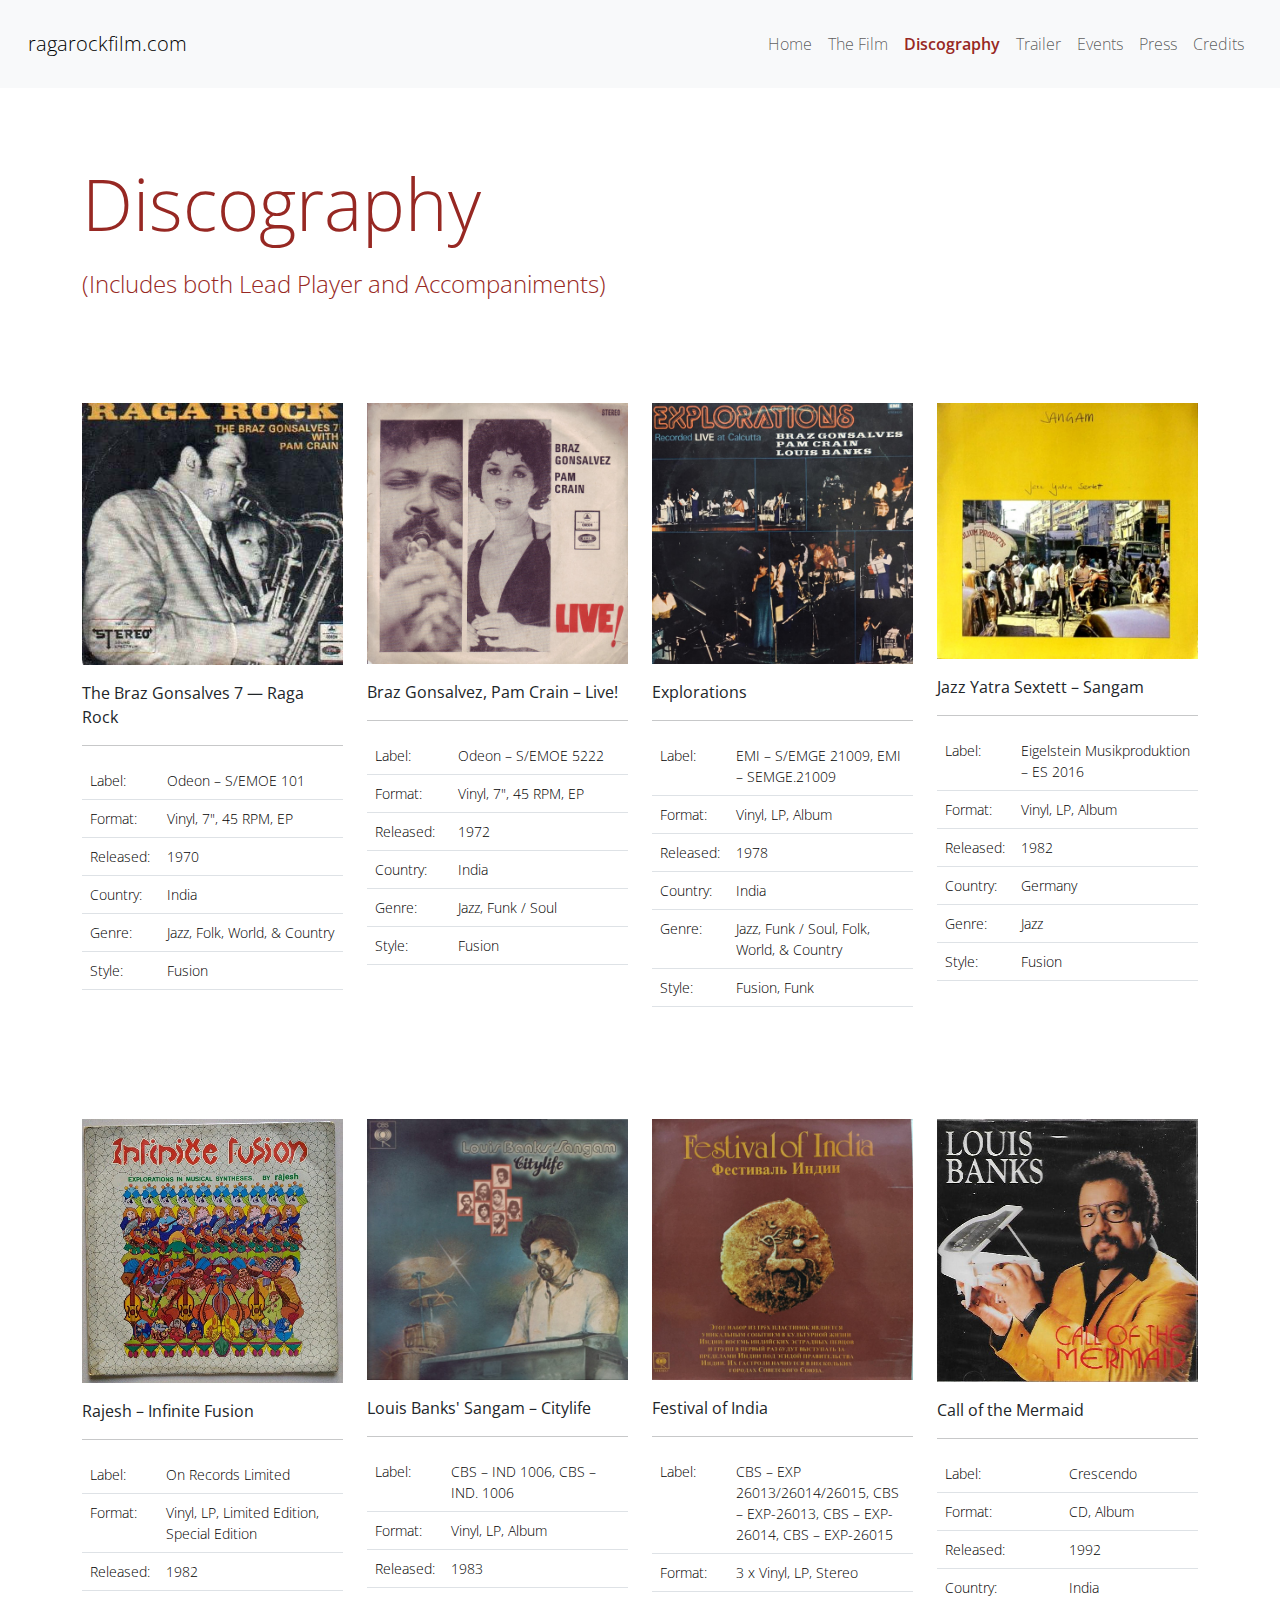
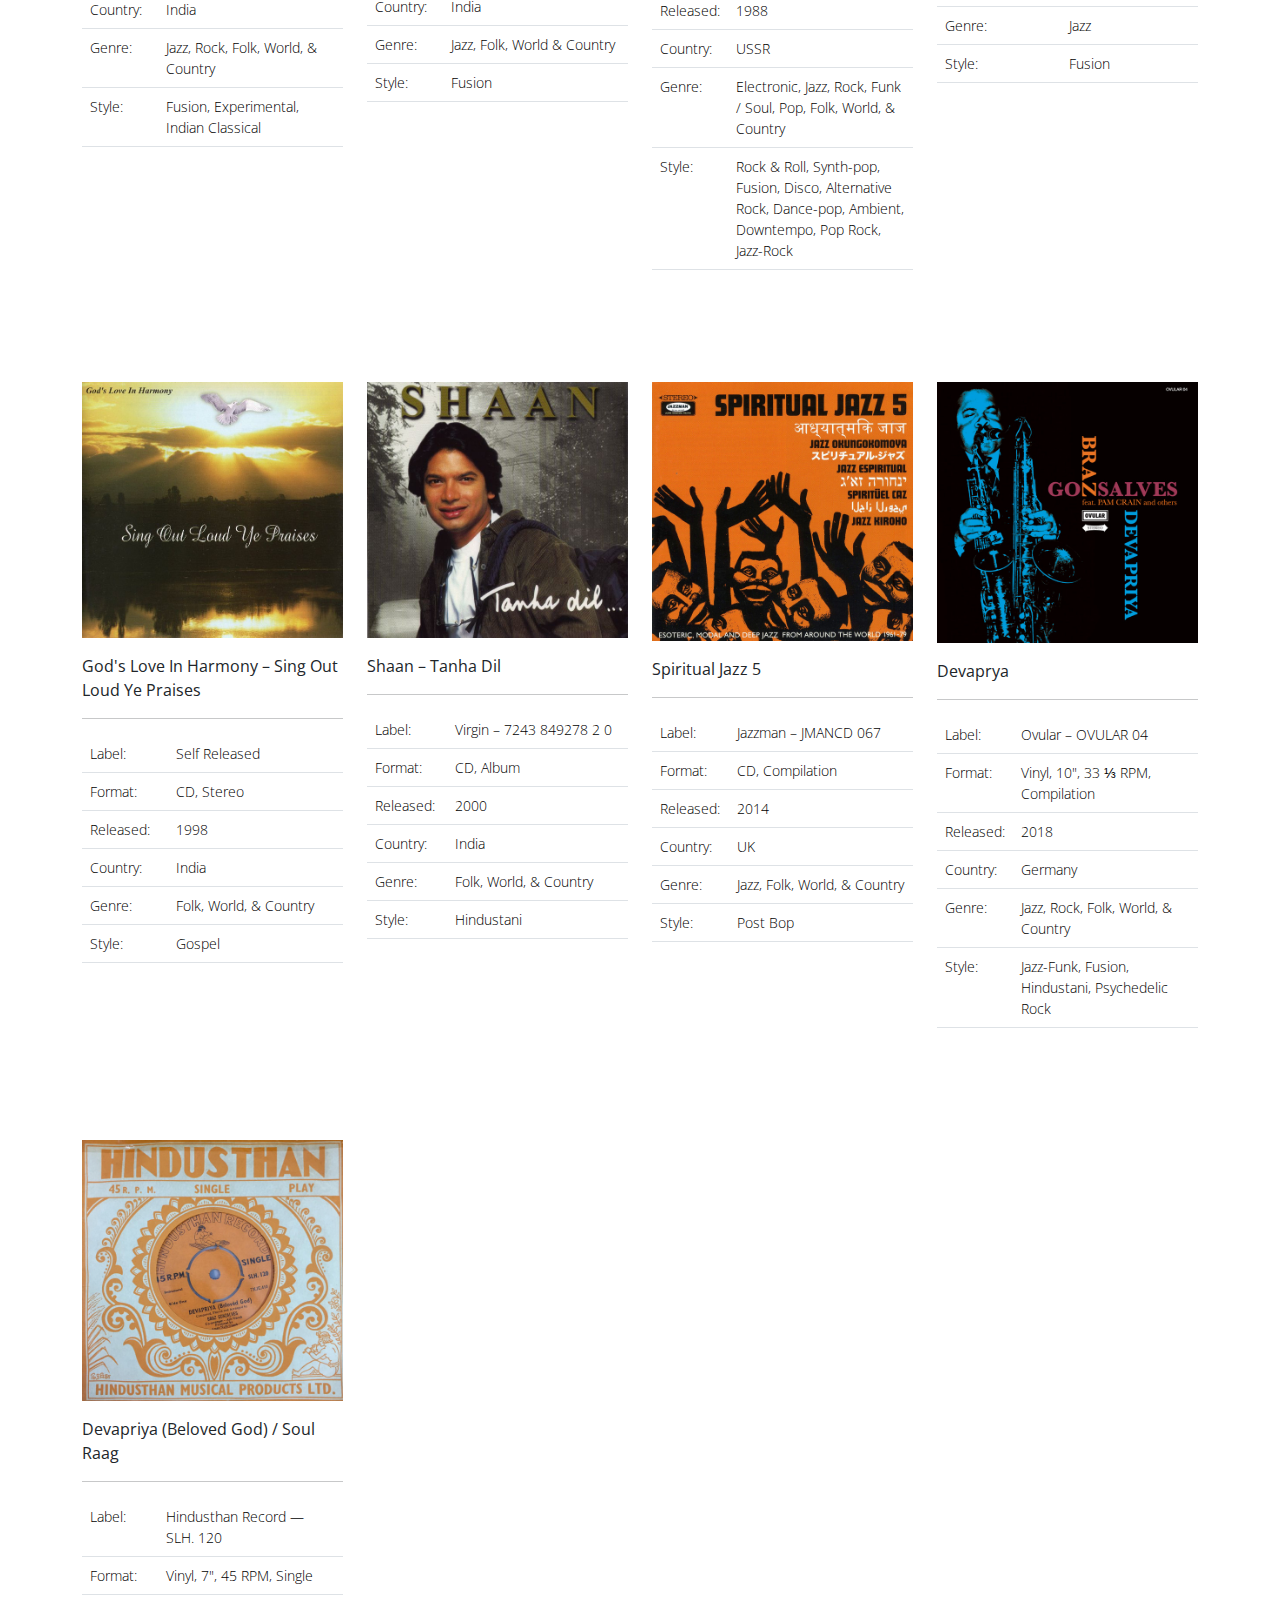
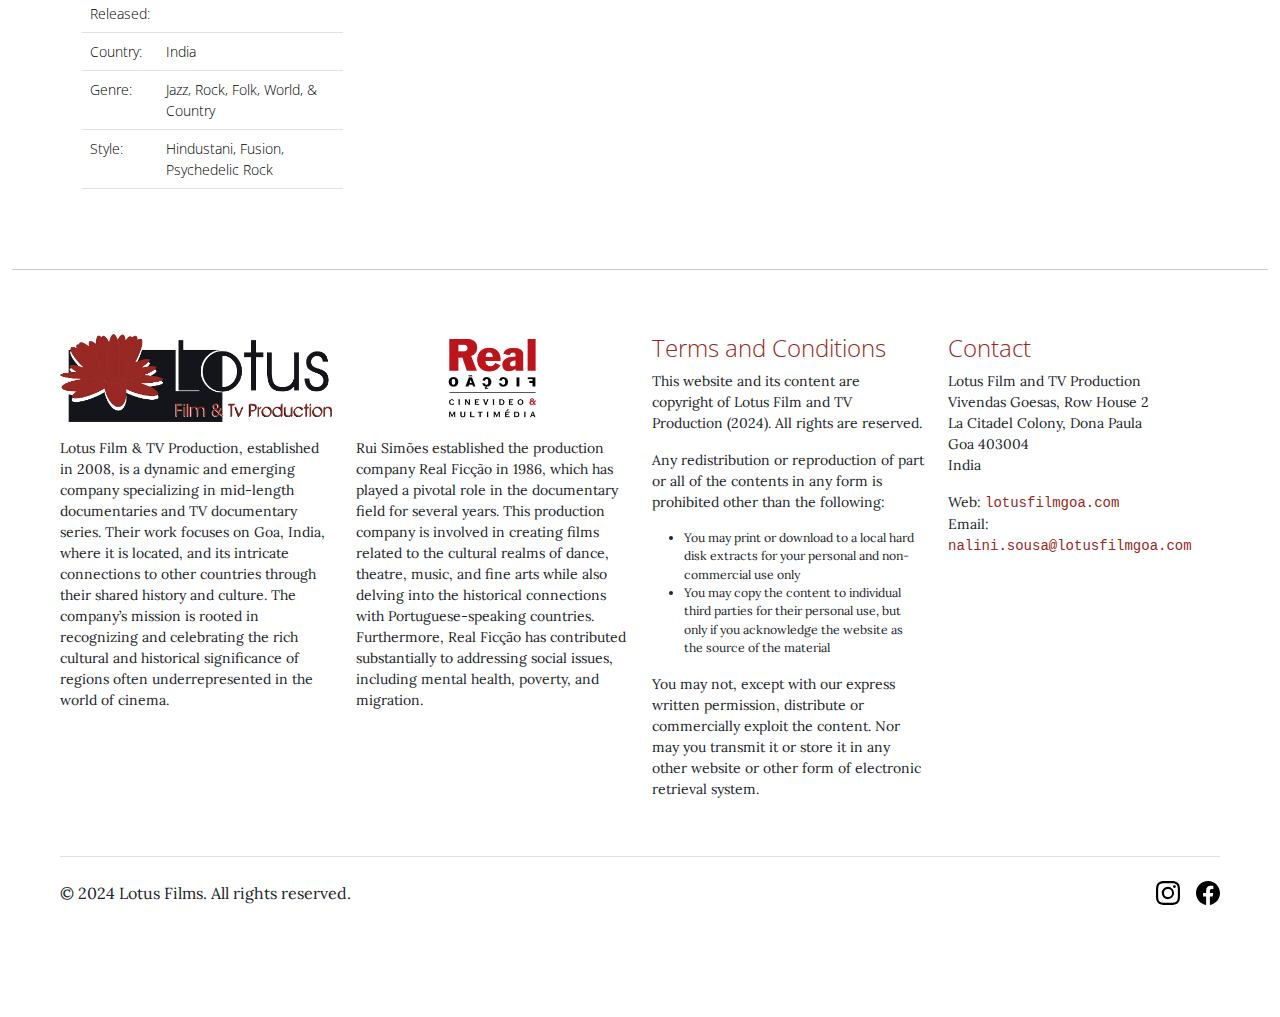
<file: discography.html>
<!DOCTYPE html>
<html lang="en" class="h-100" data-bs-theme="auto">
	<head>
		<meta charset="utf-8" />
		<meta name="viewport" content="width=device-width, initial-scale=1" />
		<meta name="description" content="" />
		<meta name="author" content="Lotus Films, Goa" />
		<title>Raga Rock | Braz Gonsalves Discography</title>
		<link href="css/bootstrap.min.css" rel="stylesheet" />
		<link rel="preconnect" href="https://fonts.googleapis.com" />
		<link rel="preconnect" href="https://fonts.gstatic.com" crossorigin />
		<link
			href="https://fonts.googleapis.com/css2?family=Bevan&family=EB+Garamond:ital,wght@0,400..800;1,400..800&family=Lora:ital,wght@0,400..700;1,400..700&family=Open+Sans:ital,wght@0,300..800;1,300..800&display=swap"
			rel="stylesheet"
		/>
		<link href="css/fonts.css" rel="stylesheet" />
	</head>
	<body>
		<main>
			<nav class="navbar navbar-expand-lg bg-body-tertiary open-sans">
				<div class="container-fluid my-3 mx-3">
					<a class="navbar-brand" href="#">ragarockfilm.com</a>
					<button
						class="navbar-toggler"
						type="button"
						data-bs-toggle="collapse"
						data-bs-target="#navbarSupportedContent"
						aria-controls="navbarSupportedContent"
						aria-expanded="false"
						aria-label="Toggle navigation"
					>
						<span class="navbar-toggler-icon"></span>
					</button>
					<div class="collapse navbar-collapse" id="navbarSupportedContent">
						<ul class="navbar-nav ms-auto mb-2 mb-lg-0">
							<li class="nav-item">
								<a href="index.html" class="nav-link">Home</a>
							</li>
							<li class="nav-item">
								<a href="thefilm.html" class="nav-link">The Film</a>
							</li>
							<li class="nav-item">
								<a href="discography.html" class="nav-link active" aria-content="page">Discography</a>
							</li>

							<li class="nav-item">
								<a href="trailer.html" class="nav-link">Trailer</a>
							</li>
							<li class="nav-item">
								<a href="events.html" class="nav-link">Events</a>
							</li>
							<li class="nav-item">
								<a href="press.html" class="nav-link">Press</a>
							</li>
							<li class="nav-item">
								<a href="credits.html" class="nav-link">Credits</a>
							</li>
						</ul>
					</div>
				</div>
			</nav>
			<div class="container open-sans">
				<div class="row py-5">
					<div class="display-2 open-sans py-4">Discography</div>
					<h4 class="open-sans">(Includes both Lead Player and Accompaniments)</h4>
				</div>
				<div class="row py-5">
					<div class="col-md-3 col-offset-2">
						<img class="img-fluid pb-3 w-100" src="img/braz-1.jpg" />
						<strong>The Braz Gonsalves 7 &mdash; Raga Rock</strong>
						<hr />
						<table class="table small">
							<tbody>
								<tr>
									<td>Label:</td>
									<td>Odeon – S/EMOE 101</td>
								</tr>
								<tr>
									<td>Format:</td>
									<td>Vinyl, 7", 45 RPM, EP</td>
								</tr>
								<tr>
									<td>Released:</td>
									<td>1970</td>
								</tr>
								<tr>
									<td>Country:</td>
									<td>India</td>
								</tr>
								<tr>
									<td>Genre:</td>
									<td>Jazz, Folk, World, & Country</td>
								</tr>
								<tr>
									<td>Style:</td>
									<td>Fusion</td>
								</tr>
							</tbody>
						</table>
					</div>
					<div class="col-md-3 col-offset-2">
						<img class="img-fluid pb-3 w-100" src="img/braz-2.jpg" />
						<strong>Braz Gonsalvez, Pam Crain – Live!</strong>
						<hr />
						<table class="table small">
							<tbody>
								<tr>
									<td>Label:</td>
									<td>Odeon – S/EMOE 5222</td>
								</tr>
								<tr>
									<td>Format:</td>
									<td>Vinyl, 7", 45 RPM, EP</td>
								</tr>
								<tr>
									<td>Released:</td>
									<td>1972</td>
								</tr>
								<tr>
									<td>Country:</td>
									<td>India</td>
								</tr>
								<tr>
									<td>Genre:</td>
									<td>Jazz, Funk / Soul</td>
								</tr>
								<tr>
									<td>Style:</td>
									<td>Fusion</td>
								</tr>
							</tbody>
						</table>
					</div>
					<div class="col-md-3 col-offset-2">
						<img class="img-fluid pb-3 w-100" src="img/braz-3.jpg" />
						<strong>Explorations</strong>
						<hr />
						<table class="table small">
							<tbody>
								<tr>
									<td>Label:</td>
									<td>EMI – S/EMGE 21009, EMI – SEMGE.21009</td>
								</tr>
								<tr>
									<td>Format:</td>
									<td>Vinyl, LP, Album</td>
								</tr>
								<tr>
									<td>Released:</td>
									<td>1978</td>
								</tr>
								<tr>
									<td>Country:</td>
									<td>India</td>
								</tr>
								<tr>
									<td>Genre:</td>
									<td>Jazz, Funk / Soul, Folk, World, & Country</td>
								</tr>
								<tr>
									<td>Style:</td>
									<td>Fusion, Funk</td>
								</tr>
							</tbody>
						</table>
					</div>
					<div class="col-md-3 col-offset-2">
						<img class="img-fluid pb-3 w-100" src="img/braz-4.jpg" />
						<strong>Jazz Yatra Sextett – Sangam</strong>
						<hr />
						<table class="table small">
							<tbody>
								<tr>
									<td>Label:</td>
									<td>Eigelstein Musikproduktion – ES 2016</td>
								</tr>
								<tr>
									<td>Format:</td>
									<td>Vinyl, LP, Album</td>
								</tr>
								<tr>
									<td>Released:</td>
									<td>1982</td>
								</tr>
								<tr>
									<td>Country:</td>
									<td>Germany</td>
								</tr>
								<tr>
									<td>Genre:</td>
									<td>Jazz</td>
								</tr>
								<tr>
									<td>Style:</td>
									<td>Fusion</td>
								</tr>
							</tbody>
						</table>
					</div>
				</div>
				<div class="row py-5">
					<div class="col-md-3 col-offset-2">
						<img class="img-fluid pb-3 w-100" src="img/infinite-fusion.jpg" />
						<strong>Rajesh – Infinite Fusion</strong>
						<hr />
						<table class="table small">
							<tbody>
								<tr>
									<td>Label:</td>
									<td>On Records Limited</td>
								</tr>
								<tr>
									<td>Format:</td>
									<td>Vinyl, LP, Limited Edition, Special Edition</td>
								</tr>
								<tr>
									<td>Released:</td>
									<td>1982</td>
								</tr>
								<tr>
									<td>Country:</td>
									<td>India</td>
								</tr>
								<tr>
									<td>Genre:</td>
									<td>Jazz, Rock, Folk, World, & Country</td>
								</tr>
								<tr>
									<td>Style:</td>
									<td>Fusion, Experimental, Indian Classical</td>
								</tr>
							</tbody>
						</table>
					</div>
					<div class="col-md-3 col-offset-2">
						<img class="img-fluid pb-3 w-100" src="img/sangam.jpg" />
						<strong>Louis Banks' Sangam – Citylife</strong>
						<hr />
						<table class="table small">
							<tbody>
								<tr>
									<td>Label:</td>
									<td>CBS – IND 1006, CBS – IND. 1006</td>
								</tr>
								<tr>
									<td>Format:</td>
									<td>Vinyl, LP, Album</td>
								</tr>
								<tr>
									<td>Released:</td>
									<td>1983</td>
								</tr>
								<tr>
									<td>Country:</td>
									<td>India</td>
								</tr>
								<tr>
									<td>Genre:</td>
									<td>Jazz, Folk, World &amp; Country</td>
								</tr>
								<tr>
									<td>Style:</td>
									<td>Fusion</td>
								</tr>
							</tbody>
						</table>
					</div>
					<div class="col-md-3 col-offset-2">
						<img class="img-fluid pb-3 w-100" src="img/festival-of-india.jpg" />
						<strong>Festival of India</strong>
						<hr />
						<table class="table small">
							<tbody>
								<tr>
									<td>Label:</td>
									<td>CBS – EXP 26013/26014/26015, CBS – EXP-26013, CBS – EXP-26014, CBS – EXP-26015</td>
								</tr>
								<tr>
									<td>Format:</td>
									<td>3 x Vinyl, LP, Stereo</td>
								</tr>
								<tr>
									<td>Released:</td>
									<td>1988</td>
								</tr>
								<tr>
									<td>Country:</td>
									<td>USSR</td>
								</tr>
								<tr>
									<td>Genre:</td>
									<td>Electronic, Jazz, Rock, Funk / Soul, Pop, Folk, World, &amp; Country</td>
								</tr>
								<tr>
									<td>Style:</td>
									<td>Rock & Roll, Synth-pop, Fusion, Disco, Alternative Rock, Dance-pop, Ambient, Downtempo, Pop Rock, Jazz-Rock</td>
								</tr>
							</tbody>
						</table>
					</div>
					<div class="col-md-3 col-offset-2">
						<img class="img-fluid pb-3 w-100" src="img/mermaid.jpg" />
						<strong>Call of the Mermaid</strong>
						<hr />
						<table class="table small">
							<tbody>
								<tr>
									<td>Label:</td>
									<td>Crescendo</td>
								</tr>
								<tr>
									<td>Format:</td>
									<td>CD, Album</td>
								</tr>
								<tr>
									<td>Released:</td>
									<td>1992</td>
								</tr>
								<tr>
									<td>Country:</td>
									<td>India</td>
								</tr>
								<tr>
									<td>Genre:</td>
									<td>Jazz</td>
								</tr>
								<tr>
									<td>Style:</td>
									<td>Fusion</td>
								</tr>
							</tbody>
						</table>
					</div>
				</div>
				<div class="row py-5">
					<div class="col-md-3 col-offset-2">
						<img class="img-fluid pb-3 w-100" src="img/gods-love.jpg" />
						<strong>God's Love In Harmony – Sing Out Loud Ye Praises</strong>
						<hr />
						<table class="table small">
							<tbody>
								<tr>
									<td>Label:</td>
									<td>Self Released</td>
								</tr>
								<tr>
									<td>Format:</td>
									<td>CD, Stereo</td>
								</tr>
								<tr>
									<td>Released:</td>
									<td>1998</td>
								</tr>
								<tr>
									<td>Country:</td>
									<td>India</td>
								</tr>
								<tr>
									<td>Genre:</td>
									<td>Folk, World, & Country</td>
								</tr>
								<tr>
									<td>Style:</td>
									<td>Gospel</td>
								</tr>
							</tbody>
						</table>
					</div>
					<div class="col-md-3 col-offset-2">
						<img class="img-fluid pb-3 w-100" src="img/shaan.jpg" />
						<strong>Shaan – Tanha Dil</strong>
						<hr />
						<table class="table small">
							<tbody>
								<tr>
									<td>Label:</td>
									<td>Virgin – 7243 849278 2 0</td>
								</tr>
								<tr>
									<td>Format:</td>
									<td>CD, Album</td>
								</tr>
								<tr>
									<td>Released:</td>
									<td>2000</td>
								</tr>
								<tr>
									<td>Country:</td>
									<td>India</td>
								</tr>
								<tr>
									<td>Genre:</td>
									<td>Folk, World, & Country</td>
								</tr>
								<tr>
									<td>Style:</td>
									<td>Hindustani</td>
								</tr>
							</tbody>
						</table>
					</div>
					<div class="col-md-3 col-offset-2">
						<img class="img-fluid pb-3 w-100" src="img/spiritual-jazz.jpg" />
						<strong>Spiritual Jazz 5</strong>
						<hr />
						<table class="table small">
							<tbody>
								<tr>
									<td>Label:</td>
									<td>Jazzman – JMANCD 067</td>
								</tr>
								<tr>
									<td>Format:</td>
									<td>CD, Compilation</td>
								</tr>
								<tr>
									<td>Released:</td>
									<td>2014</td>
								</tr>
								<tr>
									<td>Country:</td>
									<td>UK</td>
								</tr>
								<tr>
									<td>Genre:</td>
									<td>Jazz, Folk, World, & Country</td>
								</tr>
								<tr>
									<td>Style:</td>
									<td>Post Bop</td>
								</tr>
							</tbody>
						</table>
					</div>
					<div class="col-md-3 col-offset-2">
						<img class="img-fluid pb-3 w-100" src="img/devapriya.jpg" />
						<strong>Devaprya</strong>
						<hr />
						<table class="table small">
							<tbody>
								<tr>
									<td>Label:</td>
									<td>Ovular – OVULAR 04</td>
								</tr>
								<tr>
									<td>Format:</td>
									<td>Vinyl, 10", 33 ⅓ RPM, Compilation</td>
								</tr>
								<tr>
									<td>Released:</td>
									<td>2018</td>
								</tr>
								<tr>
									<td>Country:</td>
									<td>Germany</td>
								</tr>
								<tr>
									<td>Genre:</td>
									<td>Jazz, Rock, Folk, World, & Country</td>
								</tr>
								<tr>
									<td>Style:</td>
									<td>Jazz-Funk, Fusion, Hindustani, Psychedelic Rock</td>
								</tr>
							</tbody>
						</table>
					</div>
				</div>
				<div class="row py-5">
					<div class="col-md-3 col-offset-2">
						<img class="img-fluid pb-3 w-100" src="img/devapriya-single-india.jpg" />
						<strong>Devapriya (Beloved God) / Soul Raag</strong>
						<hr />
						<table class="table small">
							<tbody>
								<tr>
									<td>Label:</td>
									<td>Hindusthan Record &mdash; SLH. 120</td>
								</tr>
								<tr>
									<td>Format:</td>
									<td>Vinyl, 7", 45 RPM, Single</td>
								</tr>
								<tr>
									<td>Released:</td>
									<td></td>
								</tr>
								<tr>
									<td>Country:</td>
									<td>India</td>
								</tr>
								<tr>
									<td>Genre:</td>
									<td>Jazz, Rock, Folk, World, & Country</td>
								</tr>
								<tr>
									<td>Style:</td>
									<td>Hindustani, Fusion, Psychedelic Rock</td>
								</tr>
							</tbody>
						</table>
					</div>
				</div>
			</div>
			<div class="container-fluid">
				<hr />
				<footer class="py-5 px-5">
					<div class="row small">
						<div class="col-md-3 mb-3">
							<img class="img-fluid w-100 mb-3" src="img/lotus-logo.png" />
							<p class="lora">
								Lotus Film & TV Production, established in 2008, is a dynamic and emerging company specializing in mid-length documentaries and
								TV documentary series. Their work focuses on Goa, India, where it is located, and its intricate connections to other countries
								through their shared history and culture. The company’s mission is rooted in recognizing and celebrating the rich cultural and
								historical significance of regions often underrepresented in the world of cinema.
							</p>
						</div>
						<div class="col-md-3 mb-3">
							<img class="img-fluid w-100 mb-3" src="img/realficcao.png" />
							<p class="lora">
								Rui Simões established the production company Real Ficção in 1986, which has played a pivotal role in the documentary field for
								several years. This production company is involved in creating films related to the cultural realms of dance, theatre, music,
								and fine arts while also delving into the historical connections with Portuguese-speaking countries. Furthermore, Real Ficção
								has contributed substantially to addressing social issues, including mental health, poverty, and migration.
							</p>
						</div>
						<div class="col-md-3 mb-3">
							<h4 class="open-sans">Terms and Conditions</h4>
							<p>This website and its content are copyright of Lotus Film and TV Production (2024). All rights are reserved.</p>
							<p>Any redistribution or reproduction of part or all of the contents in any form is prohibited other than the following:</p>
							<ul class="lora small">
								<li>You may print or download to a local hard disk extracts for your personal and non-commercial use only</li>
								<li>
									You may copy the content to individual third parties for their personal use, but only if you acknowledge the website as the
									source of the material
								</li>
							</ul>
							<p>
								You may not, except with our express written permission, distribute or commercially exploit the content. Nor may you transmit it
								or store it in any other website or other form of electronic retrieval system.
							</p>
						</div>
						<div class="col-md-3 mb-3">
							<h4 class="open-sans">Contact</h4>
							<p>
								Lotus Film and TV Production<br />
								Vivendas Goesas, Row House 2<br />
								La Citadel Colony, Dona Paula<br />
								Goa 403004<br />
								India
							</p>
							<p>
								Web:
								<a href="https://lotusfilmgoa.com" target="_blank"> <tt>lotusfilmgoa.com</tt> </a><br />
								Email: <a href="mailto:nalini.sousa@lotusfilmgoa.com" target="_blank"><tt>nalini.sousa@lotusfilmgoa.com</tt></a>
							</p>
						</div>
					</div>

					<div class="d-flex flex-column flex-sm-row justify-content-between py-4 my-4 border-top">
						<svg xmlns="http://www.w3.org/2000/svg" class="d-none">
							<symbol id="bootstrap" viewBox="0 0 118 94">
								<title>Bootstrap</title>
								<path
									fill-rule="evenodd"
									clip-rule="evenodd"
									d="M24.509 0c-6.733 0-11.715 5.893-11.492 12.284.214 6.14-.064 14.092-2.066 20.577C8.943 39.365 5.547 43.485 0 44.014v5.972c5.547.529 8.943 4.649 10.951 11.153 2.002 6.485 2.28 14.437 2.066 20.577C12.794 88.106 17.776 94 24.51 94H93.5c6.733 0 11.714-5.893 11.491-12.284-.214-6.14.064-14.092 2.066-20.577 2.009-6.504 5.396-10.624 10.943-11.153v-5.972c-5.547-.529-8.934-4.649-10.943-11.153-2.002-6.484-2.28-14.437-2.066-20.577C105.214 5.894 100.233 0 93.5 0H24.508zM80 57.863C80 66.663 73.436 72 62.543 72H44a2 2 0 01-2-2V24a2 2 0 012-2h18.437c9.083 0 15.044 4.92 15.044 12.474 0 5.302-4.01 10.049-9.119 10.88v.277C75.317 46.394 80 51.21 80 57.863zM60.521 28.34H49.948v14.934h8.905c6.884 0 10.68-2.772 10.68-7.727 0-4.643-3.264-7.207-9.012-7.207zM49.948 49.2v16.458H60.91c7.167 0 10.964-2.876 10.964-8.281 0-5.406-3.903-8.178-11.425-8.178H49.948z"
								></path>
							</symbol>
							<symbol id="facebook" viewBox="0 0 16 16">
								<path
									d="M16 8.049c0-4.446-3.582-8.05-8-8.05C3.58 0-.002 3.603-.002 8.05c0 4.017 2.926 7.347 6.75 7.951v-5.625h-2.03V8.05H6.75V6.275c0-2.017 1.195-3.131 3.022-3.131.876 0 1.791.157 1.791.157v1.98h-1.009c-.993 0-1.303.621-1.303 1.258v1.51h2.218l-.354 2.326H9.25V16c3.824-.604 6.75-3.934 6.75-7.951z"
								/>
							</symbol>
							<symbol id="instagram" viewBox="0 0 16 16">
								<path
									d="M8 0C5.829 0 5.556.01 4.703.048 3.85.088 3.269.222 2.76.42a3.917 3.917 0 0 0-1.417.923A3.927 3.927 0 0 0 .42 2.76C.222 3.268.087 3.85.048 4.7.01 5.555 0 5.827 0 8.001c0 2.172.01 2.444.048 3.297.04.852.174 1.433.372 1.942.205.526.478.972.923 1.417.444.445.89.719 1.416.923.51.198 1.09.333 1.942.372C5.555 15.99 5.827 16 8 16s2.444-.01 3.298-.048c.851-.04 1.434-.174 1.943-.372a3.916 3.916 0 0 0 1.416-.923c.445-.445.718-.891.923-1.417.197-.509.332-1.09.372-1.942C15.99 10.445 16 10.173 16 8s-.01-2.445-.048-3.299c-.04-.851-.175-1.433-.372-1.941a3.926 3.926 0 0 0-.923-1.417A3.911 3.911 0 0 0 13.24.42c-.51-.198-1.092-.333-1.943-.372C10.443.01 10.172 0 7.998 0h.003zm-.717 1.442h.718c2.136 0 2.389.007 3.232.046.78.035 1.204.166 1.486.275.373.145.64.319.92.599.28.28.453.546.598.92.11.281.24.705.275 1.485.039.843.047 1.096.047 3.231s-.008 2.389-.047 3.232c-.035.78-.166 1.203-.275 1.485a2.47 2.47 0 0 1-.599.919c-.28.28-.546.453-.92.598-.28.11-.704.24-1.485.276-.843.038-1.096.047-3.232.047s-2.39-.009-3.233-.047c-.78-.036-1.203-.166-1.485-.276a2.478 2.478 0 0 1-.92-.598 2.48 2.48 0 0 1-.6-.92c-.109-.281-.24-.705-.275-1.485-.038-.843-.046-1.096-.046-3.233 0-2.136.008-2.388.046-3.231.036-.78.166-1.204.276-1.486.145-.373.319-.64.599-.92.28-.28.546-.453.92-.598.282-.11.705-.24 1.485-.276.738-.034 1.024-.044 2.515-.045v.002zm4.988 1.328a.96.96 0 1 0 0 1.92.96.96 0 0 0 0-1.92zm-4.27 1.122a4.109 4.109 0 1 0 0 8.217 4.109 4.109 0 0 0 0-8.217zm0 1.441a2.667 2.667 0 1 1 0 5.334 2.667 2.667 0 0 1 0-5.334z"
								/>
							</symbol>
						</svg>
						<p>&copy; 2024 Lotus Films. All rights reserved.</p>
						<ul class="list-unstyled d-flex">
							<li class="ms-3">
								<a class="link-body-emphasis" href="#"
									><svg class="bi" width="24" height="24">
										<use xlink:href="#instagram" /></svg
								></a>
							</li>
							<li class="ms-3">
								<a class="link-body-emphasis" href="#"
									><svg class="bi" width="24" height="24">
										<use xlink:href="#facebook" /></svg
								></a>
							</li>
						</ul>
					</div>
				</footer>
			</div>
		</main>
		<script src="js/bootstrap.bundle.min.js"></script>
	</body>
</html>
</file>
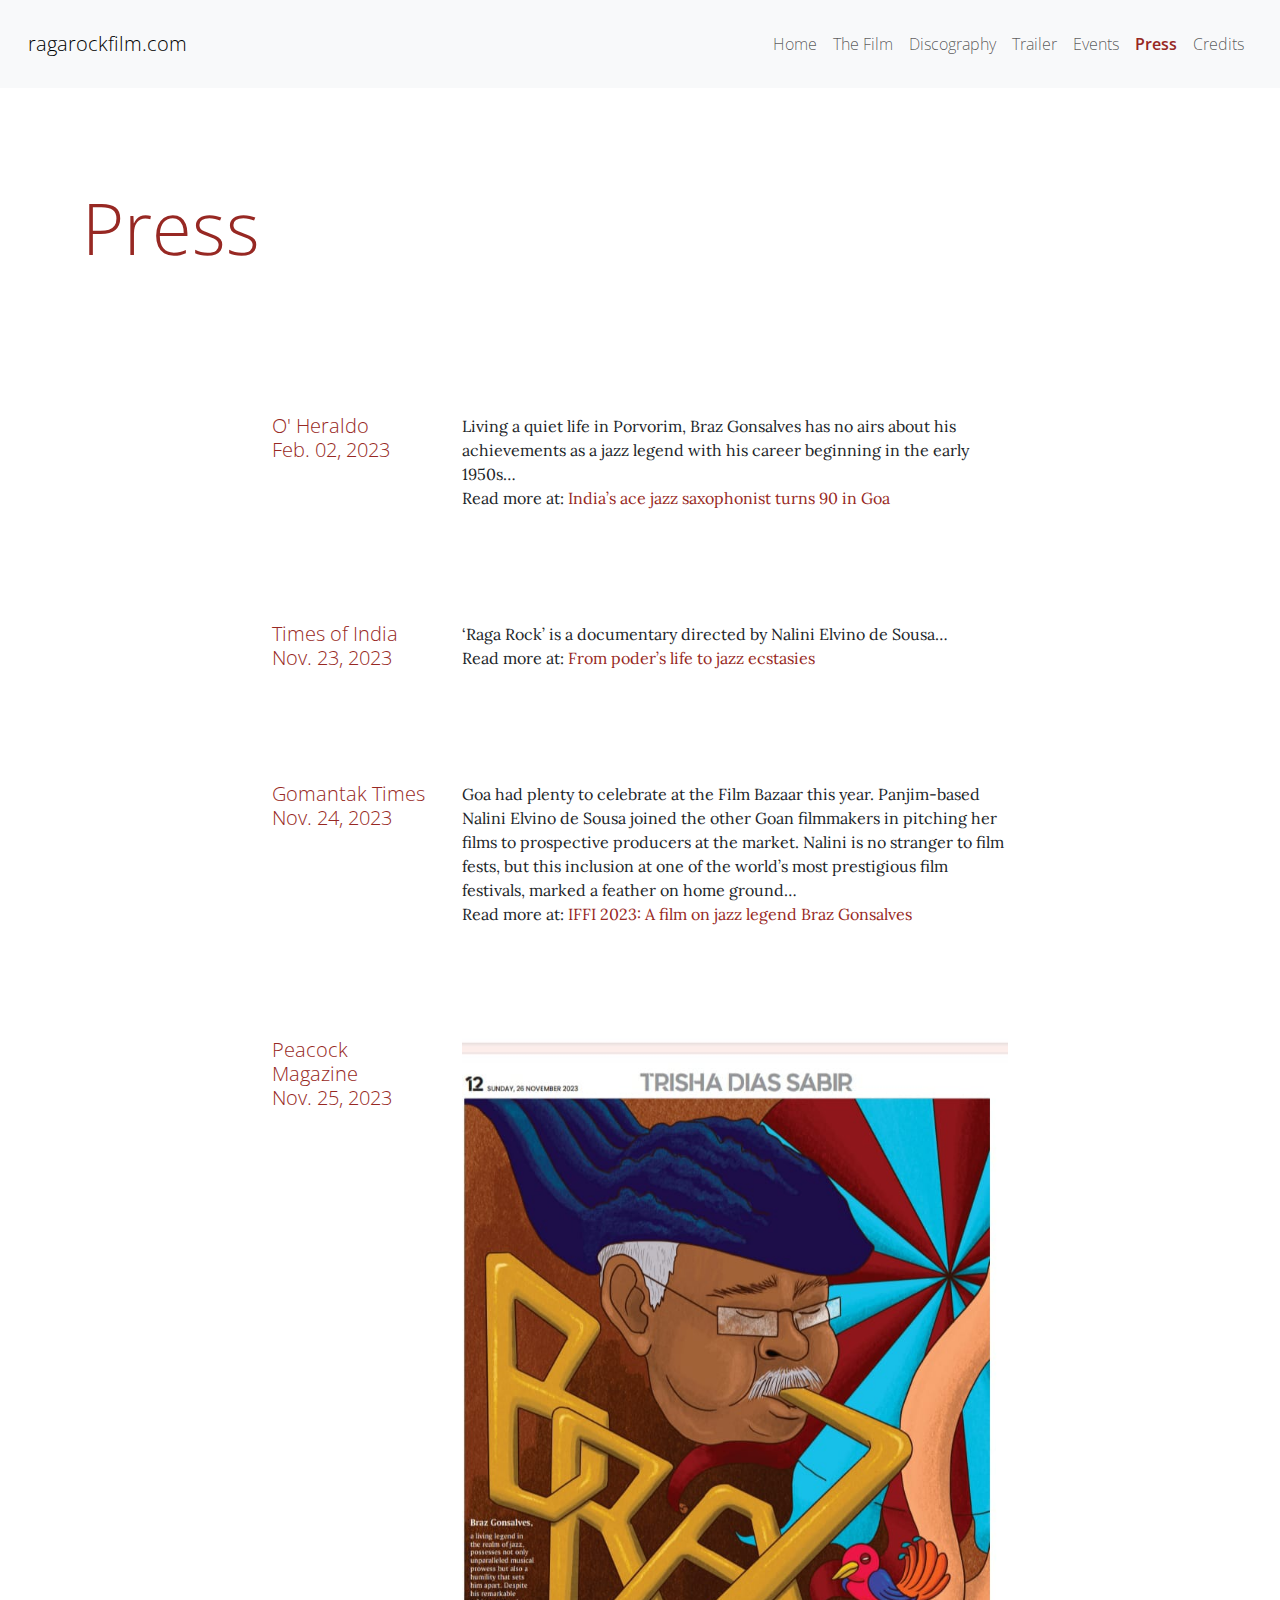
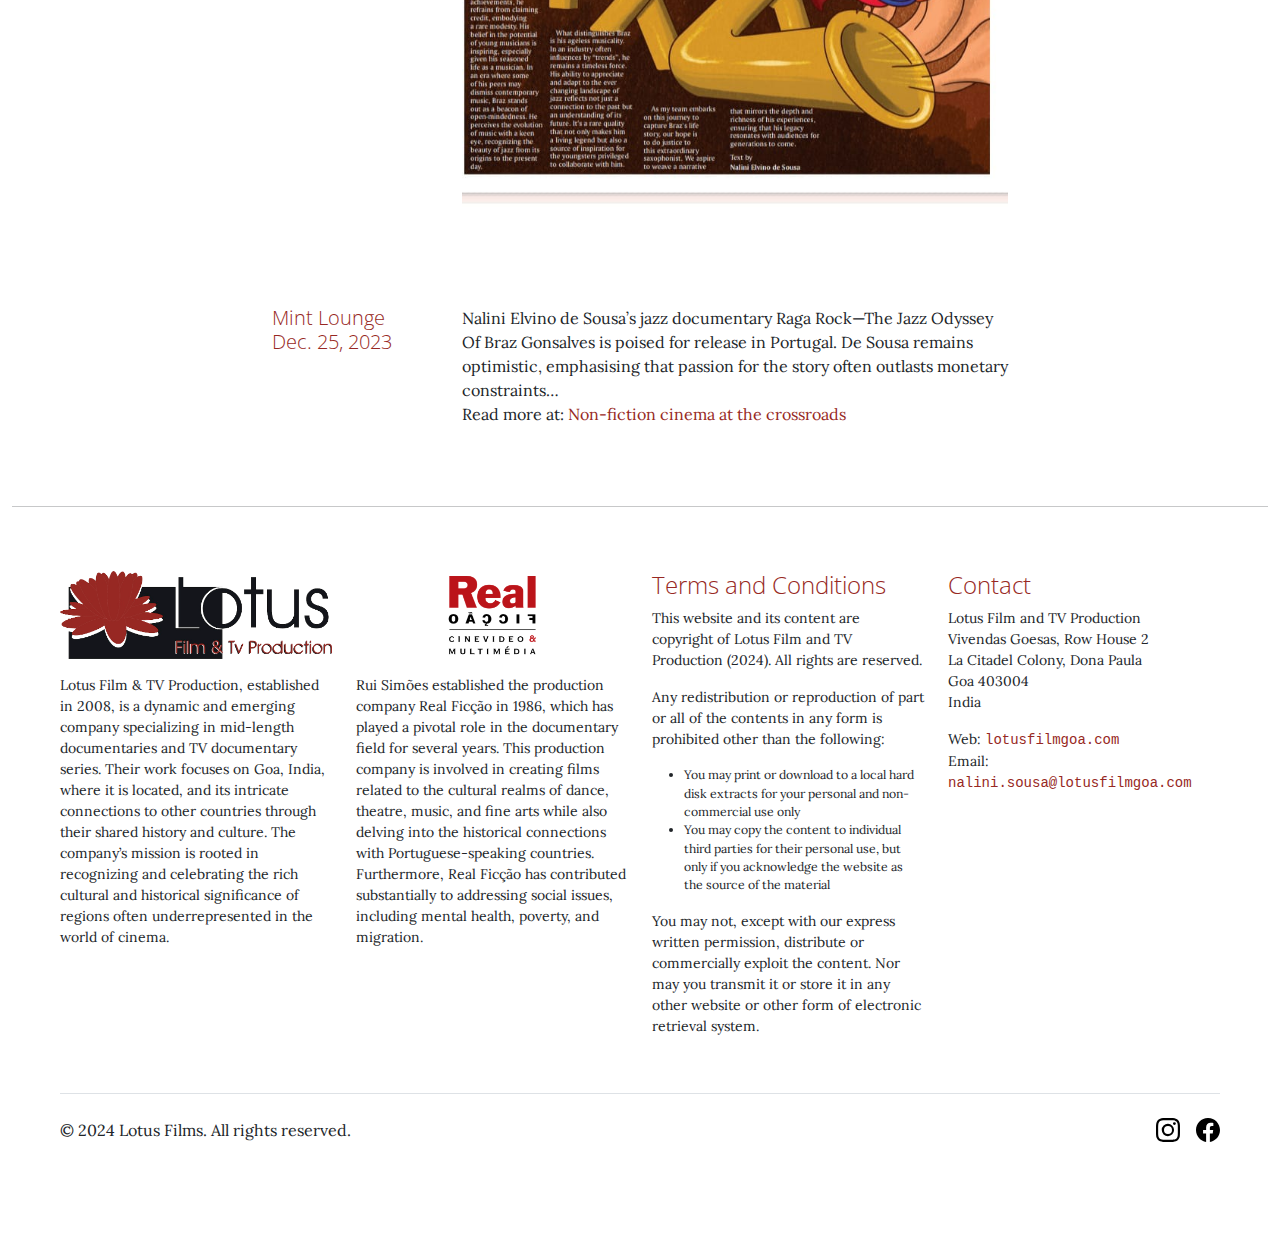
<file: press.html>
<!DOCTYPE html>
<html lang="en" data-bs-theme="auto">
	<head>
		<meta charset="utf-8" />
		<meta name="viewport" content="width=device-width, initial-scale=1" />
		<meta name="description" content="" />
		<meta name="author" content="Lotus Films, Goa" />
		<title>Raga Rock | Press</title>
		<link href="css/bootstrap.min.css" rel="stylesheet" />
		<link rel="preconnect" href="https://fonts.googleapis.com" />
		<link rel="preconnect" href="https://fonts.gstatic.com" crossorigin />
		<link
			href="https://fonts.googleapis.com/css2?family=Bevan&family=EB+Garamond:ital,wght@0,400..800;1,400..800&family=Lora:ital,wght@0,400..700;1,400..700&family=Open+Sans:ital,wght@0,300..800;1,300..800&display=swap"
			rel="stylesheet"
		/>
		<link href="css/fonts.css" rel="stylesheet" />
	</head>
	<body>
		<main>
			<nav class="navbar navbar-expand-lg bg-body-tertiary open-sans">
				<div class="container-fluid my-3 mx-3">
					<a class="navbar-brand" href="https://ragarockfilm.com">ragarockfilm.com</a>
					<button
						class="navbar-toggler"
						type="button"
						data-bs-toggle="collapse"
						data-bs-target="#navbarSupportedContent"
						aria-controls="navbarSupportedContent"
						aria-expanded="false"
						aria-label="Toggle navigation"
					>
						<span class="navbar-toggler-icon"></span>
					</button>
					<div class="collapse navbar-collapse" id="navbarSupportedContent">
						<ul class="navbar-nav ms-auto mb-2 mb-lg-0">
							<li class="nav-item">
								<a href="index.html" class="nav-link" aria-content="page">Home</a>
							</li>
							<li class="nav-item">
								<a href="thefilm.html" class="nav-link">The Film</a>
							</li>
							<li class="nav-item">
								<a href="discography.html" class="nav-link">Discography</a>
							</li>

							<li class="nav-item">
								<a href="trailer.html" class="nav-link">Trailer</a>
							</li>
							<li class="nav-item">
								<a href="events.html" class="nav-link">Events</a>
							</li>
							<li class="nav-item">
								<a href="press.html" class="nav-link active">Press</a>
							</li>
							<li class="nav-item">
								<a href="credits.html" class="nav-link">Credits</a>
							</li>
						</ul>
					</div>
				</div>
			</nav>
			<div class="container open-sans">
				<div class="row py-5">
					<div class="display-2 open-sans py-5">Press</div>
				</div>
				<div class="row py-5">
					<div class="col-2 offset-2">
						<h5 class="open-sans">
							O' Heraldo<br />
							Feb. 02, 2023
						</h5>
					</div>
					<div class="col-6">
						<p>
							Living a quiet life in Porvorim, Braz Gonsalves has no airs about his achievements as a jazz legend with his career beginning in the
							early 1950s&hellip;
							<br />Read more at:
							<a href="https://www.heraldgoa.in/Cafe/India%E2%80%99s-ace-jazz-saxophonist-turns-90-in-Goa/217326" target="_blank"
								>India’s ace jazz saxophonist turns 90 in Goa</a
							>
						</p>
					</div>
				</div>
				<div class="row py-5">
					<div class="col-2 offset-2">
						<h5 class="open-sans">
							Times of India<br />
							Nov. 23, 2023
						</h5>
					</div>
					<div class="col-6">
						<p>
							‘Raga Rock’ is a documentary directed by Nalini Elvino de Sousa&hellip;
							<br />Read more at:
							<a
								href="http://timesofindia.indiatimes.com/articleshow/105425034.cms?utm_source=contentofinterest&utm_medium=text&utm_campaign=cppst"
								target="_blank"
								>From poder’s life to jazz ecstasies</a
							>
						</p>
					</div>
				</div>
				<div class="row py-5">
					<div class="col-2 offset-2">
						<h5 class="open-sans">
							Gomantak Times<br />
							Nov. 24, 2023
						</h5>
					</div>
					<div class="col-6">
						<p>
							Goa had plenty to celebrate at the Film Bazaar this year. Panjim-based Nalini Elvino de Sousa joined the other Goan filmmakers in
							pitching her films to prospective producers at the market. Nalini is no stranger to film fests, but this inclusion at one of the
							world’s most prestigious film festivals, marked a feather on home ground&hellip;
							<br />Read more at:
							<a
								href="https://www.gomantaktimes.com/my-goa/art-culture/iffi-2023-a-film-on-jazz-legend-braz-gonsalves-made-it-to-the-film-bazaar"
								target="_blank"
								>IFFI 2023: A film on jazz legend Braz Gonsalves</a
							>
						</p>
					</div>
				</div>
				<div class="row py-5">
					<div class="col-2 offset-2">
						<h5 class="open-sans">
							Peacock Magazine<br />
							Nov. 25, 2023
						</h5>
					</div>
					<div class="col-6">
						<img src="img/peacock.jpg" class="img-fluid w-100" />
					</div>
				</div>
				<div class="row py-5">
					<div class="col-2 offset-2">
						<h5 class="open-sans">
							Mint Lounge<br />
							Dec. 25, 2023
						</h5>
					</div>
					<div class="col-6">
						<p>
							Nalini Elvino de Sousa’s jazz documentary Raga Rock—The Jazz Odyssey Of Braz Gonsalves is poised for release in Portugal. De Sousa
							remains optimistic, emphasising that passion for the story often outlasts monetary constraints&hellip;
							<br />Read more at:
							<a
								href="https://lifestyle.livemint.com/how-to-lounge/movies-tv/film-bazaar-nfdc-documentary-nonfiction-oscars-111703499620749.html"
								target="_blank"
								>Non-fiction cinema at the crossroads</a
							>
						</p>
					</div>
				</div>
			</div>
			<div class="container-fluid">
				<hr />
				<footer class="py-5 px-5">
					<div class="row small">
						<div class="col-md-3 mb-3">
							<img class="img-fluid w-100 mb-3" src="img/lotus-logo.png" />
							<p class="lora">
								Lotus Film & TV Production, established in 2008, is a dynamic and emerging company specializing in mid-length documentaries and
								TV documentary series. Their work focuses on Goa, India, where it is located, and its intricate connections to other countries
								through their shared history and culture. The company’s mission is rooted in recognizing and celebrating the rich cultural and
								historical significance of regions often underrepresented in the world of cinema.
							</p>
						</div>
						<div class="col-md-3 mb-3">
							<img class="img-fluid w-100 mb-3" src="img/realficcao.png" />
							<p class="lora">
								Rui Simões established the production company Real Ficção in 1986, which has played a pivotal role in the documentary field for
								several years. This production company is involved in creating films related to the cultural realms of dance, theatre, music,
								and fine arts while also delving into the historical connections with Portuguese-speaking countries. Furthermore, Real Ficção
								has contributed substantially to addressing social issues, including mental health, poverty, and migration.
							</p>
						</div>
						<div class="col-md-3 mb-3">
							<h4 class="open-sans">Terms and Conditions</h4>
							<p>This website and its content are copyright of Lotus Film and TV Production (2024). All rights are reserved.</p>
							<p>Any redistribution or reproduction of part or all of the contents in any form is prohibited other than the following:</p>
							<ul class="lora small">
								<li>You may print or download to a local hard disk extracts for your personal and non-commercial use only</li>
								<li>
									You may copy the content to individual third parties for their personal use, but only if you acknowledge the website as the
									source of the material
								</li>
							</ul>
							<p>
								You may not, except with our express written permission, distribute or commercially exploit the content. Nor may you transmit it
								or store it in any other website or other form of electronic retrieval system.
							</p>
						</div>
						<div class="col-md-3 mb-3">
							<h4 class="open-sans">Contact</h4>
							<p>
								Lotus Film and TV Production<br />
								Vivendas Goesas, Row House 2<br />
								La Citadel Colony, Dona Paula<br />
								Goa 403004<br />
								India
							</p>
							<p>
								Web:
								<a href="https://lotusfilmgoa.com" target="_blank"> <tt>lotusfilmgoa.com</tt> </a><br />
								Email: <a href="mailto:nalini.sousa@lotusfilmgoa.com" target="_blank"><tt>nalini.sousa@lotusfilmgoa.com</tt></a>
							</p>
						</div>
					</div>

					<div class="d-flex flex-column flex-sm-row justify-content-between py-4 my-4 border-top">
						<svg xmlns="http://www.w3.org/2000/svg" class="d-none">
							<symbol id="bootstrap" viewBox="0 0 118 94">
								<title>Bootstrap</title>
								<path
									fill-rule="evenodd"
									clip-rule="evenodd"
									d="M24.509 0c-6.733 0-11.715 5.893-11.492 12.284.214 6.14-.064 14.092-2.066 20.577C8.943 39.365 5.547 43.485 0 44.014v5.972c5.547.529 8.943 4.649 10.951 11.153 2.002 6.485 2.28 14.437 2.066 20.577C12.794 88.106 17.776 94 24.51 94H93.5c6.733 0 11.714-5.893 11.491-12.284-.214-6.14.064-14.092 2.066-20.577 2.009-6.504 5.396-10.624 10.943-11.153v-5.972c-5.547-.529-8.934-4.649-10.943-11.153-2.002-6.484-2.28-14.437-2.066-20.577C105.214 5.894 100.233 0 93.5 0H24.508zM80 57.863C80 66.663 73.436 72 62.543 72H44a2 2 0 01-2-2V24a2 2 0 012-2h18.437c9.083 0 15.044 4.92 15.044 12.474 0 5.302-4.01 10.049-9.119 10.88v.277C75.317 46.394 80 51.21 80 57.863zM60.521 28.34H49.948v14.934h8.905c6.884 0 10.68-2.772 10.68-7.727 0-4.643-3.264-7.207-9.012-7.207zM49.948 49.2v16.458H60.91c7.167 0 10.964-2.876 10.964-8.281 0-5.406-3.903-8.178-11.425-8.178H49.948z"
								></path>
							</symbol>
							<symbol id="facebook" viewBox="0 0 16 16">
								<path
									d="M16 8.049c0-4.446-3.582-8.05-8-8.05C3.58 0-.002 3.603-.002 8.05c0 4.017 2.926 7.347 6.75 7.951v-5.625h-2.03V8.05H6.75V6.275c0-2.017 1.195-3.131 3.022-3.131.876 0 1.791.157 1.791.157v1.98h-1.009c-.993 0-1.303.621-1.303 1.258v1.51h2.218l-.354 2.326H9.25V16c3.824-.604 6.75-3.934 6.75-7.951z"
								/>
							</symbol>
							<symbol id="instagram" viewBox="0 0 16 16">
								<path
									d="M8 0C5.829 0 5.556.01 4.703.048 3.85.088 3.269.222 2.76.42a3.917 3.917 0 0 0-1.417.923A3.927 3.927 0 0 0 .42 2.76C.222 3.268.087 3.85.048 4.7.01 5.555 0 5.827 0 8.001c0 2.172.01 2.444.048 3.297.04.852.174 1.433.372 1.942.205.526.478.972.923 1.417.444.445.89.719 1.416.923.51.198 1.09.333 1.942.372C5.555 15.99 5.827 16 8 16s2.444-.01 3.298-.048c.851-.04 1.434-.174 1.943-.372a3.916 3.916 0 0 0 1.416-.923c.445-.445.718-.891.923-1.417.197-.509.332-1.09.372-1.942C15.99 10.445 16 10.173 16 8s-.01-2.445-.048-3.299c-.04-.851-.175-1.433-.372-1.941a3.926 3.926 0 0 0-.923-1.417A3.911 3.911 0 0 0 13.24.42c-.51-.198-1.092-.333-1.943-.372C10.443.01 10.172 0 7.998 0h.003zm-.717 1.442h.718c2.136 0 2.389.007 3.232.046.78.035 1.204.166 1.486.275.373.145.64.319.92.599.28.28.453.546.598.92.11.281.24.705.275 1.485.039.843.047 1.096.047 3.231s-.008 2.389-.047 3.232c-.035.78-.166 1.203-.275 1.485a2.47 2.47 0 0 1-.599.919c-.28.28-.546.453-.92.598-.28.11-.704.24-1.485.276-.843.038-1.096.047-3.232.047s-2.39-.009-3.233-.047c-.78-.036-1.203-.166-1.485-.276a2.478 2.478 0 0 1-.92-.598 2.48 2.48 0 0 1-.6-.92c-.109-.281-.24-.705-.275-1.485-.038-.843-.046-1.096-.046-3.233 0-2.136.008-2.388.046-3.231.036-.78.166-1.204.276-1.486.145-.373.319-.64.599-.92.28-.28.546-.453.92-.598.282-.11.705-.24 1.485-.276.738-.034 1.024-.044 2.515-.045v.002zm4.988 1.328a.96.96 0 1 0 0 1.92.96.96 0 0 0 0-1.92zm-4.27 1.122a4.109 4.109 0 1 0 0 8.217 4.109 4.109 0 0 0 0-8.217zm0 1.441a2.667 2.667 0 1 1 0 5.334 2.667 2.667 0 0 1 0-5.334z"
								/>
							</symbol>
						</svg>
						<p>&copy; 2024 Lotus Films. All rights reserved.</p>
						<ul class="list-unstyled d-flex">
							<li class="ms-3">
								<a class="link-body-emphasis" href="#"
									><svg class="bi" width="24" height="24">
										<use xlink:href="#instagram" /></svg
								></a>
							</li>
							<li class="ms-3">
								<a class="link-body-emphasis" href="#"
									><svg class="bi" width="24" height="24">
										<use xlink:href="#facebook" /></svg
								></a>
							</li>
						</ul>
					</div>
				</footer>
			</div>
		</main>
		<script src="js/bootstrap.bundle.min.js"></script>
	</body>
</html>
</file>
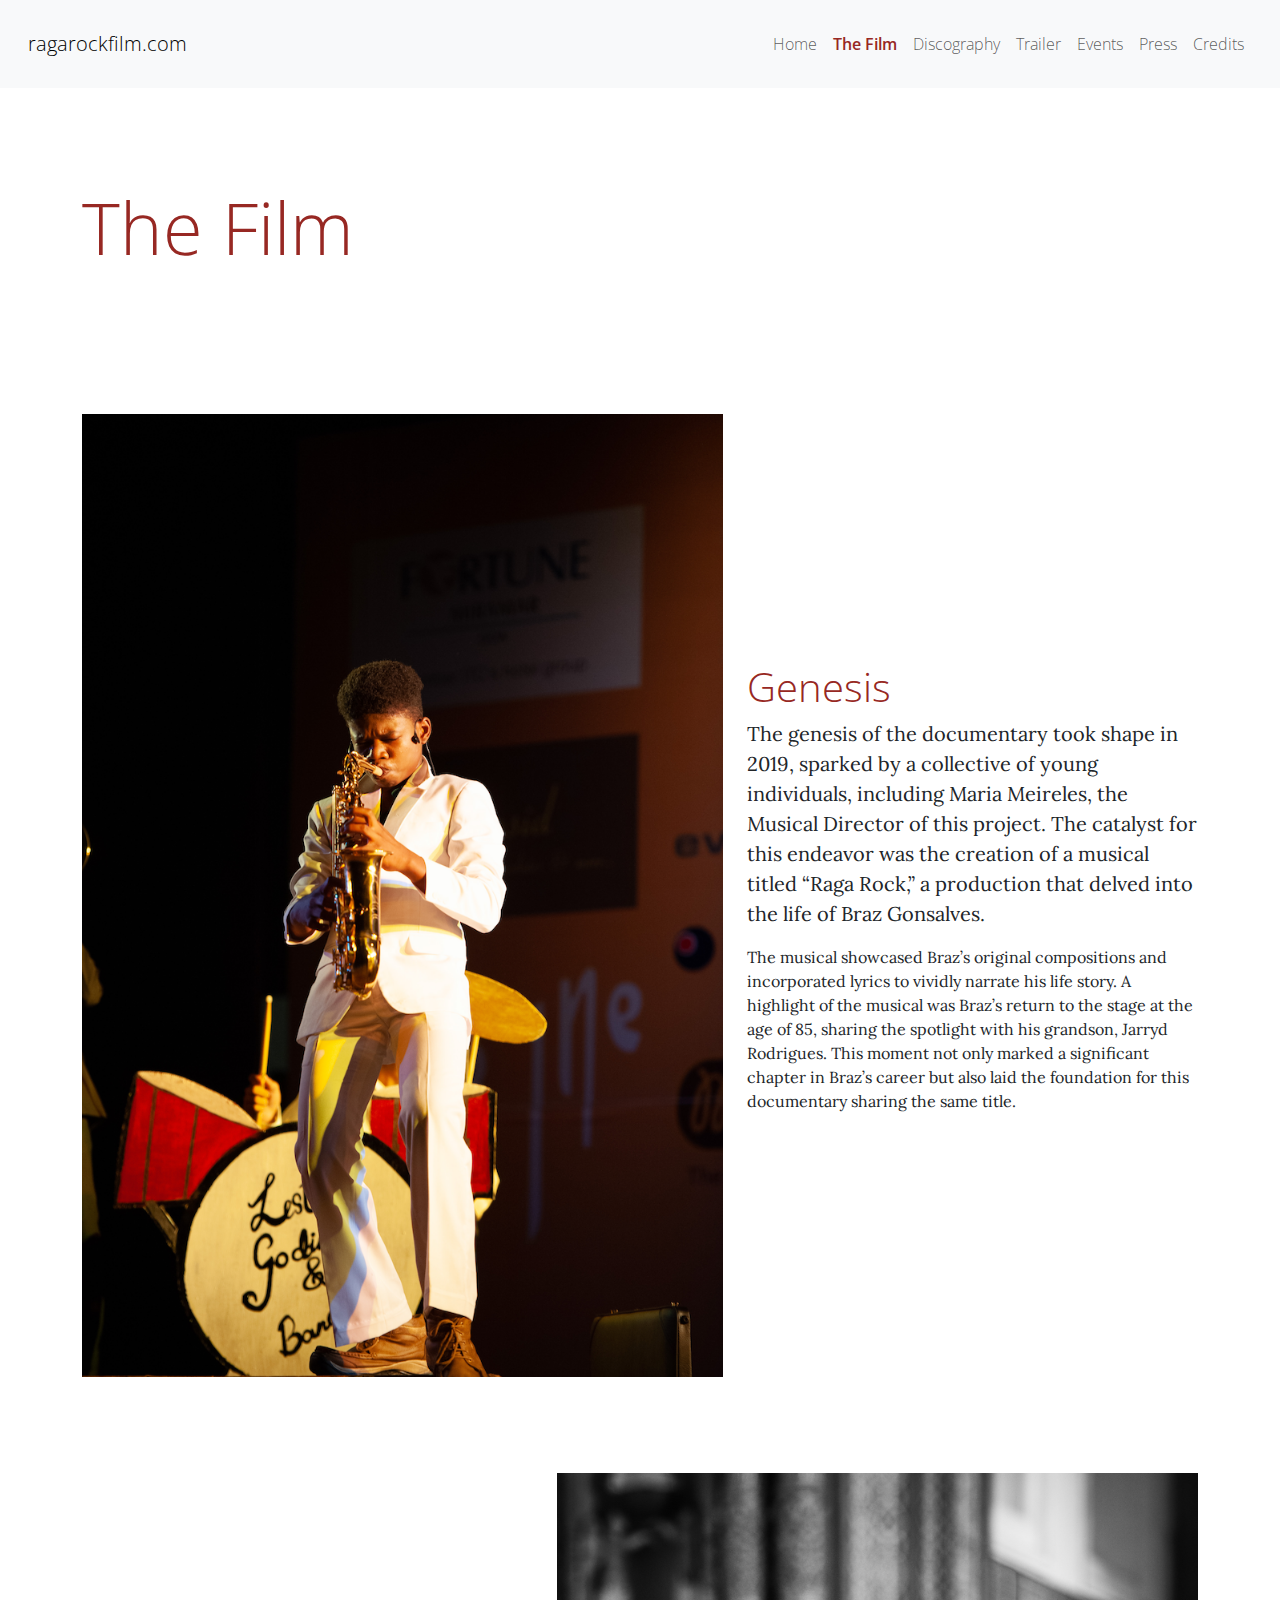
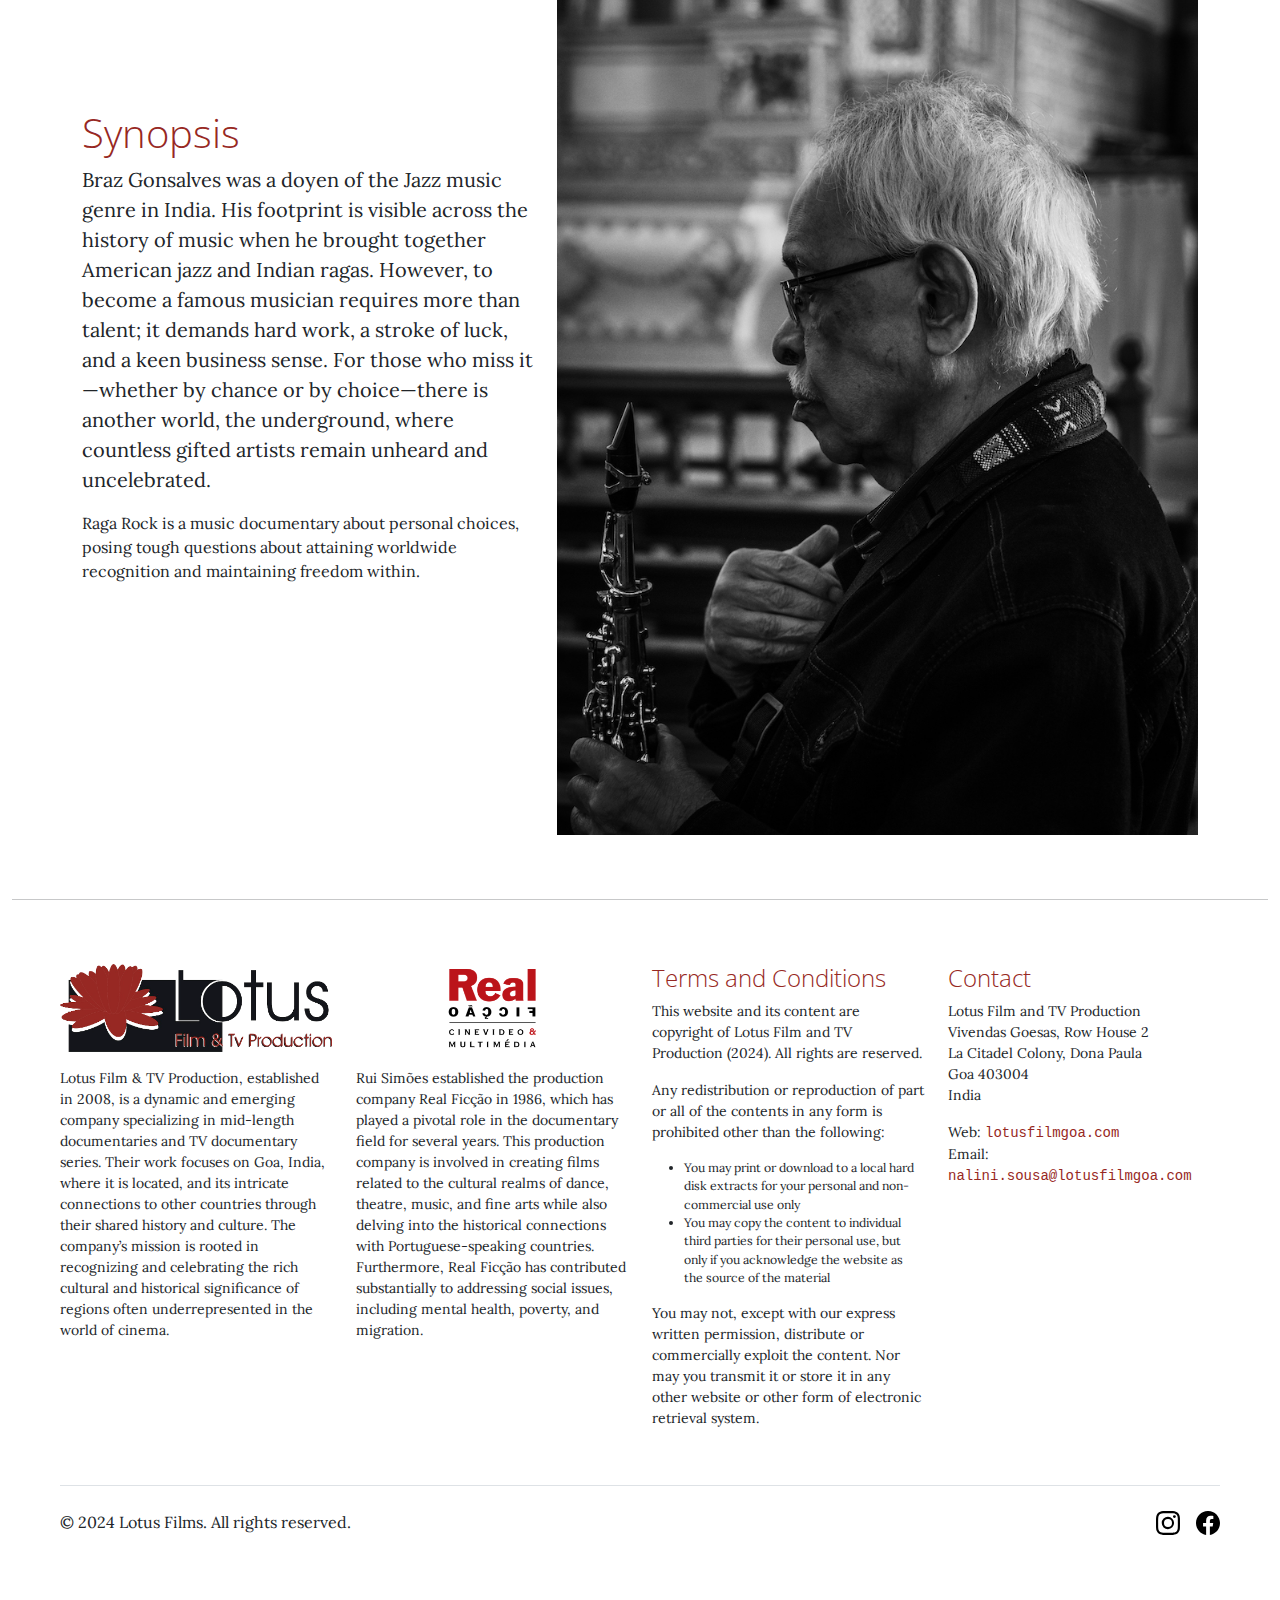
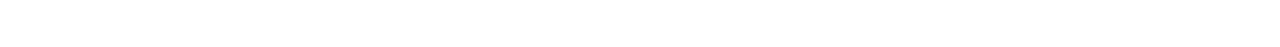
<file: thefilm.html>
<!DOCTYPE html>
<html lang="en" data-bs-theme="auto">
	<head>
		<meta charset="utf-8" />
		<meta name="viewport" content="width=device-width, initial-scale=1" />
		<meta name="description" content="" />
		<meta name="author" content="Lotus Films, Goa" />
		<title>Raga Rock | Raga Rock - The Film</title>
		<link href="css/bootstrap.min.css" rel="stylesheet" />
		<link rel="preconnect" href="https://fonts.googleapis.com" />
		<link rel="preconnect" href="https://fonts.gstatic.com" crossorigin />
		<link
			href="https://fonts.googleapis.com/css2?family=Bevan&family=EB+Garamond:ital,wght@0,400..800;1,400..800&family=Lora:ital,wght@0,400..700;1,400..700&family=Open+Sans:ital,wght@0,300..800;1,300..800&display=swap"
			rel="stylesheet"
		/>
		<link href="css/fonts.css" rel="stylesheet" />
	</head>
	<body>
		<main>
			<nav class="navbar navbar-expand-lg bg-body-tertiary open-sans">
				<div class="container-fluid my-3 mx-3">
					<a class="navbar-brand" href="#">ragarockfilm.com</a>
					<button
						class="navbar-toggler"
						type="button"
						data-bs-toggle="collapse"
						data-bs-target="#navbarSupportedContent"
						aria-controls="navbarSupportedContent"
						aria-expanded="false"
						aria-label="Toggle navigation"
					>
						<span class="navbar-toggler-icon"></span>
					</button>
					<div class="collapse navbar-collapse" id="navbarSupportedContent">
						<ul class="navbar-nav ms-auto mb-2 mb-lg-0">
							<li class="nav-item">
								<a href="index.html" class="nav-link">Home</a>
							</li>
							<li class="nav-item">
								<a href="thefilm.html" class="nav-link active" aria-content="page">The Film</a>
							</li>
							<li class="nav-item">
								<a href="discography.html" class="nav-link">Discography</a>
							</li>

							<li class="nav-item">
								<a href="trailer.html" class="nav-link">Trailer</a>
							</li>
							<li class="nav-item">
								<a href="events.html" class="nav-link">Events</a>
							</li>
							<li class="nav-item">
								<a href="press.html" class="nav-link">Press</a>
							</li>
							<li class="nav-item">
								<a href="credits.html" class="nav-link">Credits</a>
							</li>
						</ul>
					</div>
				</div>
			</nav>
			<div class="container">
				<div class="row py-5">
					<div class="display-2 open-sans py-5">The Film</div>
				</div>
				<div class="row py-5">
					<div class="col-md-7">
						<img src="img/genesis.png" class="img-fluid w-100" />
					</div>
					<div class="col-md-5 d-flex align-items-center">
						<div>
							<h2 class="display-6 open-sans">Genesis</h2>
							<p class="lead lora">
								The genesis of the documentary took shape in 2019, sparked by a collective of young individuals, including Maria Meireles, the
								Musical Director of this project. The catalyst for this endeavor was the creation of a musical titled “Raga Rock,” a production
								that delved into the life of Braz Gonsalves.
							</p>
							<p class="lora">
								The musical showcased Braz’s original compositions and incorporated lyrics to vividly narrate his life story. A highlight of the
								musical was Braz’s return to the stage at the age of 85, sharing the spotlight with his grandson, Jarryd Rodrigues. This moment
								not only marked a significant chapter in Braz’s career but also laid the foundation for this documentary sharing the same title.
							</p>
						</div>
					</div>
				</div>
				<div class="row py-5">
					<div class="col-md-5 d-flex align-items-center">
						<div>
							<h2 class="display-6 open-sans">Synopsis</h2>
							<p class="lead lora">
								Braz Gonsalves was a doyen of the Jazz music genre in India. His footprint is visible across the history of music when he
								brought together American jazz and Indian ragas. However, to become a famous musician requires more than talent; it demands hard
								work, a stroke of luck, and a keen business sense. For those who miss it—whether by chance or by choice—there is another world,
								the underground, where countless gifted artists remain unheard and uncelebrated.
							</p>
							<p class="lora">
								Raga Rock is a music documentary about personal choices, posing tough questions about attaining worldwide recognition and
								maintaining freedom within.
							</p>
						</div>
					</div>
					<div class="col-md-7">
						<img src="img/braz-90.png" class="img-fluid w-100" />
					</div>
				</div>
			</div>
			<div class="container-fluid">
				<hr />
				<footer class="py-5 px-5">
					<div class="row small">
						<div class="col-md-3 mb-3">
							<img class="img-fluid w-100 mb-3" src="img/lotus-logo.png" />
							<p class="lora">
								Lotus Film & TV Production, established in 2008, is a dynamic and emerging company specializing in mid-length documentaries and
								TV documentary series. Their work focuses on Goa, India, where it is located, and its intricate connections to other countries
								through their shared history and culture. The company’s mission is rooted in recognizing and celebrating the rich cultural and
								historical significance of regions often underrepresented in the world of cinema.
							</p>
						</div>
						<div class="col-md-3 mb-3">
							<img class="img-fluid w-100 mb-3" src="img/realficcao.png" />
							<p class="lora">
								Rui Simões established the production company Real Ficção in 1986, which has played a pivotal role in the documentary field for
								several years. This production company is involved in creating films related to the cultural realms of dance, theatre, music,
								and fine arts while also delving into the historical connections with Portuguese-speaking countries. Furthermore, Real Ficção
								has contributed substantially to addressing social issues, including mental health, poverty, and migration.
							</p>
						</div>
						<div class="col-md-3 mb-3">
							<h4 class="open-sans">Terms and Conditions</h4>
							<p>This website and its content are copyright of Lotus Film and TV Production (2024). All rights are reserved.</p>
							<p>Any redistribution or reproduction of part or all of the contents in any form is prohibited other than the following:</p>
							<ul class="lora small">
								<li>You may print or download to a local hard disk extracts for your personal and non-commercial use only</li>
								<li>
									You may copy the content to individual third parties for their personal use, but only if you acknowledge the website as the
									source of the material
								</li>
							</ul>
							<p>
								You may not, except with our express written permission, distribute or commercially exploit the content. Nor may you transmit it
								or store it in any other website or other form of electronic retrieval system.
							</p>
						</div>
						<div class="col-md-3 mb-3">
							<h4 class="open-sans">Contact</h4>
							<p>
								Lotus Film and TV Production<br />
								Vivendas Goesas, Row House 2<br />
								La Citadel Colony, Dona Paula<br />
								Goa 403004<br />
								India
							</p>
							<p>
								Web:
								<a href="https://lotusfilmgoa.com" target="_blank"> <tt>lotusfilmgoa.com</tt> </a><br />
								Email: <a href="mailto:nalini.sousa@lotusfilmgoa.com" target="_blank"><tt>nalini.sousa@lotusfilmgoa.com</tt></a>
							</p>
						</div>
					</div>

					<div class="d-flex flex-column flex-sm-row justify-content-between py-4 my-4 border-top">
						<svg xmlns="http://www.w3.org/2000/svg" class="d-none">
							<symbol id="bootstrap" viewBox="0 0 118 94">
								<title>Bootstrap</title>
								<path
									fill-rule="evenodd"
									clip-rule="evenodd"
									d="M24.509 0c-6.733 0-11.715 5.893-11.492 12.284.214 6.14-.064 14.092-2.066 20.577C8.943 39.365 5.547 43.485 0 44.014v5.972c5.547.529 8.943 4.649 10.951 11.153 2.002 6.485 2.28 14.437 2.066 20.577C12.794 88.106 17.776 94 24.51 94H93.5c6.733 0 11.714-5.893 11.491-12.284-.214-6.14.064-14.092 2.066-20.577 2.009-6.504 5.396-10.624 10.943-11.153v-5.972c-5.547-.529-8.934-4.649-10.943-11.153-2.002-6.484-2.28-14.437-2.066-20.577C105.214 5.894 100.233 0 93.5 0H24.508zM80 57.863C80 66.663 73.436 72 62.543 72H44a2 2 0 01-2-2V24a2 2 0 012-2h18.437c9.083 0 15.044 4.92 15.044 12.474 0 5.302-4.01 10.049-9.119 10.88v.277C75.317 46.394 80 51.21 80 57.863zM60.521 28.34H49.948v14.934h8.905c6.884 0 10.68-2.772 10.68-7.727 0-4.643-3.264-7.207-9.012-7.207zM49.948 49.2v16.458H60.91c7.167 0 10.964-2.876 10.964-8.281 0-5.406-3.903-8.178-11.425-8.178H49.948z"
								></path>
							</symbol>
							<symbol id="facebook" viewBox="0 0 16 16">
								<path
									d="M16 8.049c0-4.446-3.582-8.05-8-8.05C3.58 0-.002 3.603-.002 8.05c0 4.017 2.926 7.347 6.75 7.951v-5.625h-2.03V8.05H6.75V6.275c0-2.017 1.195-3.131 3.022-3.131.876 0 1.791.157 1.791.157v1.98h-1.009c-.993 0-1.303.621-1.303 1.258v1.51h2.218l-.354 2.326H9.25V16c3.824-.604 6.75-3.934 6.75-7.951z"
								/>
							</symbol>
							<symbol id="instagram" viewBox="0 0 16 16">
								<path
									d="M8 0C5.829 0 5.556.01 4.703.048 3.85.088 3.269.222 2.76.42a3.917 3.917 0 0 0-1.417.923A3.927 3.927 0 0 0 .42 2.76C.222 3.268.087 3.85.048 4.7.01 5.555 0 5.827 0 8.001c0 2.172.01 2.444.048 3.297.04.852.174 1.433.372 1.942.205.526.478.972.923 1.417.444.445.89.719 1.416.923.51.198 1.09.333 1.942.372C5.555 15.99 5.827 16 8 16s2.444-.01 3.298-.048c.851-.04 1.434-.174 1.943-.372a3.916 3.916 0 0 0 1.416-.923c.445-.445.718-.891.923-1.417.197-.509.332-1.09.372-1.942C15.99 10.445 16 10.173 16 8s-.01-2.445-.048-3.299c-.04-.851-.175-1.433-.372-1.941a3.926 3.926 0 0 0-.923-1.417A3.911 3.911 0 0 0 13.24.42c-.51-.198-1.092-.333-1.943-.372C10.443.01 10.172 0 7.998 0h.003zm-.717 1.442h.718c2.136 0 2.389.007 3.232.046.78.035 1.204.166 1.486.275.373.145.64.319.92.599.28.28.453.546.598.92.11.281.24.705.275 1.485.039.843.047 1.096.047 3.231s-.008 2.389-.047 3.232c-.035.78-.166 1.203-.275 1.485a2.47 2.47 0 0 1-.599.919c-.28.28-.546.453-.92.598-.28.11-.704.24-1.485.276-.843.038-1.096.047-3.232.047s-2.39-.009-3.233-.047c-.78-.036-1.203-.166-1.485-.276a2.478 2.478 0 0 1-.92-.598 2.48 2.48 0 0 1-.6-.92c-.109-.281-.24-.705-.275-1.485-.038-.843-.046-1.096-.046-3.233 0-2.136.008-2.388.046-3.231.036-.78.166-1.204.276-1.486.145-.373.319-.64.599-.92.28-.28.546-.453.92-.598.282-.11.705-.24 1.485-.276.738-.034 1.024-.044 2.515-.045v.002zm4.988 1.328a.96.96 0 1 0 0 1.92.96.96 0 0 0 0-1.92zm-4.27 1.122a4.109 4.109 0 1 0 0 8.217 4.109 4.109 0 0 0 0-8.217zm0 1.441a2.667 2.667 0 1 1 0 5.334 2.667 2.667 0 0 1 0-5.334z"
								/>
							</symbol>
						</svg>
						<p>&copy; 2024 Lotus Films. All rights reserved.</p>
						<ul class="list-unstyled d-flex">
							<li class="ms-3">
								<a class="link-body-emphasis" href="#"
									><svg class="bi" width="24" height="24">
										<use xlink:href="#instagram" /></svg
								></a>
							</li>
							<li class="ms-3">
								<a class="link-body-emphasis" href="#"
									><svg class="bi" width="24" height="24">
										<use xlink:href="#facebook" /></svg
								></a>
							</li>
						</ul>
					</div>
				</footer>
			</div>
		</main>
		<script src="js/bootstrap.bundle.min.js"></script>
	</body>
</html>
</file>
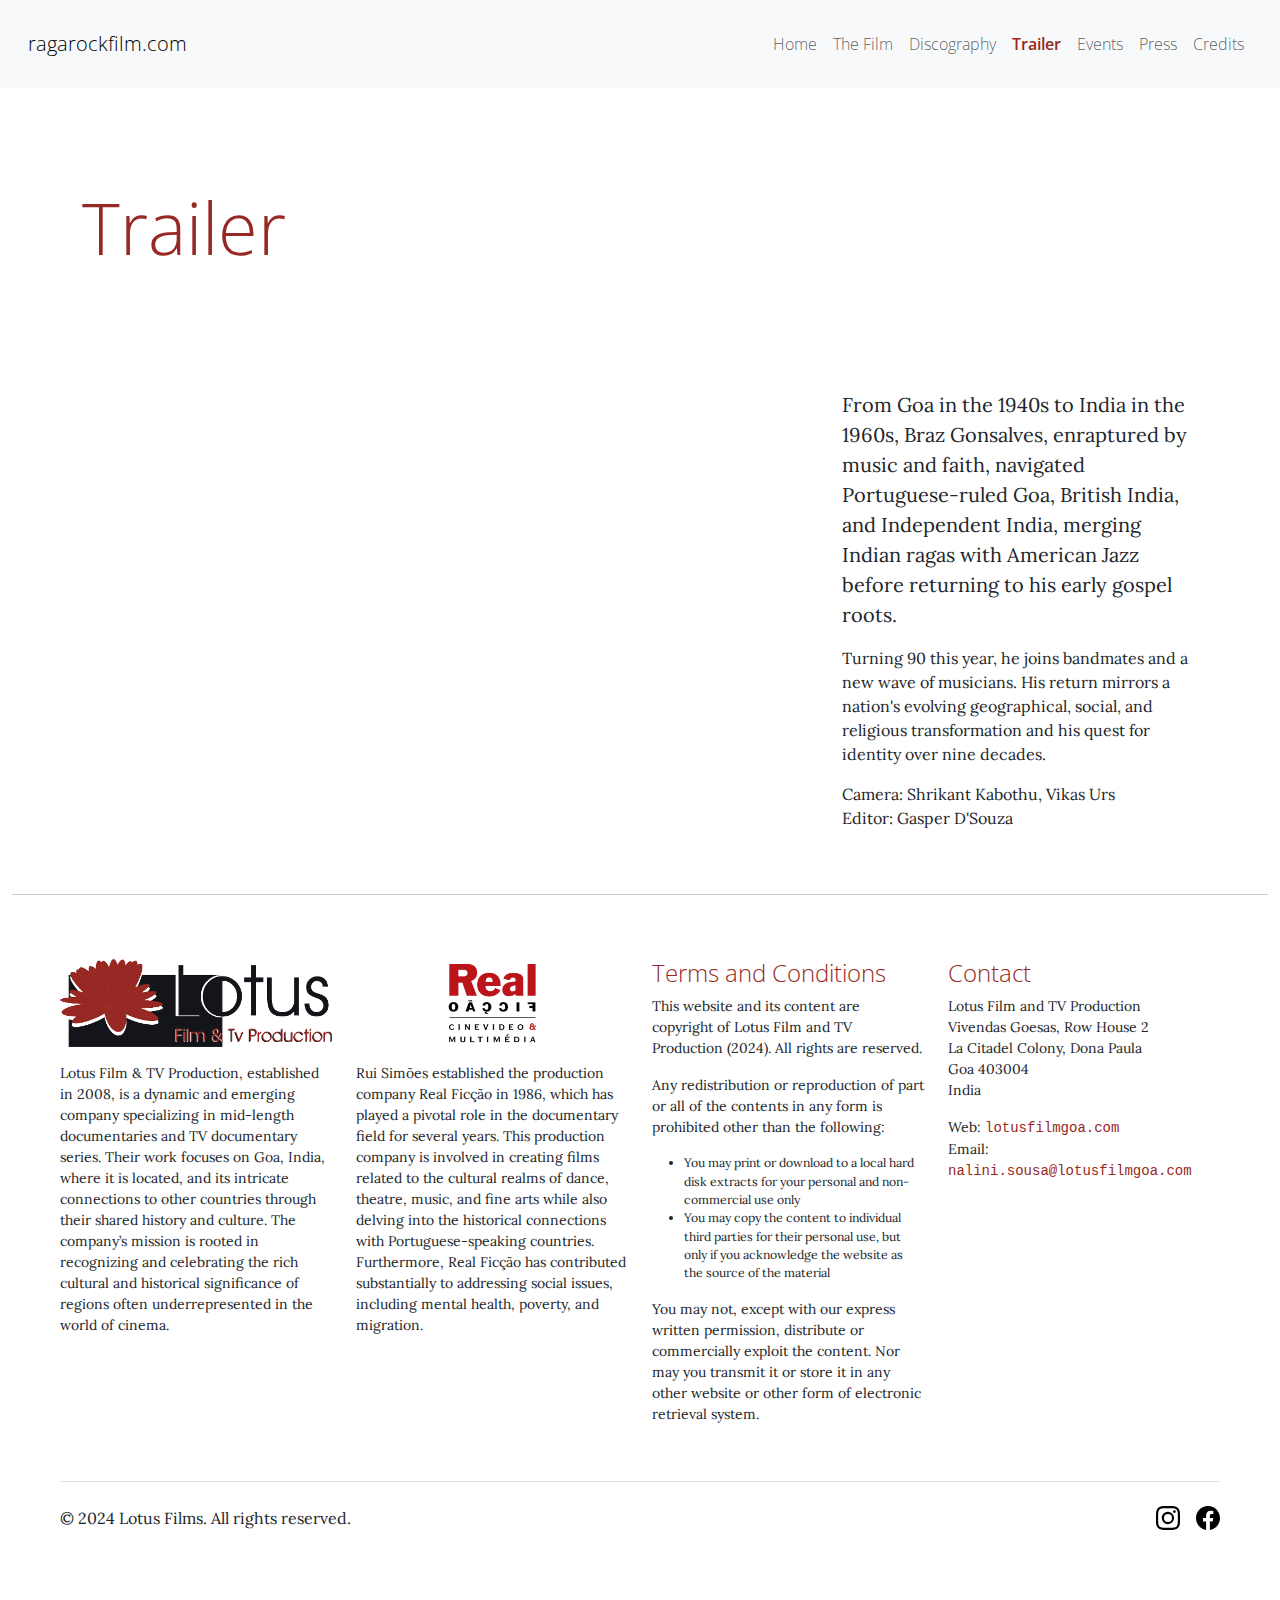
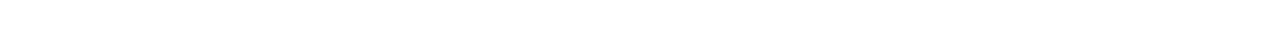
<file: trailer.html>
<!DOCTYPE html>
<html lang="en" data-bs-theme="auto">
	<head>
		<meta charset="utf-8" />
		<meta name="viewport" content="width=device-width, initial-scale=1" />
		<meta name="description" content="" />
		<meta name="author" content="Lotus Films, Goa" />
		<title>Raga Rock | Raga Rock - The Film</title>
		<link href="css/bootstrap.min.css" rel="stylesheet" />
		<link rel="preconnect" href="https://fonts.googleapis.com" />
		<link rel="preconnect" href="https://fonts.gstatic.com" crossorigin />
		<link
			href="https://fonts.googleapis.com/css2?family=Bevan&family=EB+Garamond:ital,wght@0,400..800;1,400..800&family=Lora:ital,wght@0,400..700;1,400..700&family=Open+Sans:ital,wght@0,300..800;1,300..800&display=swap"
			rel="stylesheet"
		/>
		<link href="css/fonts.css" rel="stylesheet" />
	</head>
	<body>
		<main>
			<nav class="navbar navbar-expand-lg bg-body-tertiary open-sans">
				<div class="container-fluid my-3 mx-3">
					<a class="navbar-brand" href="https://ragarockfilm.com">ragarockfilm.com</a>
					<button
						class="navbar-toggler"
						type="button"
						data-bs-toggle="collapse"
						data-bs-target="#navbarSupportedContent"
						aria-controls="navbarSupportedContent"
						aria-expanded="false"
						aria-label="Toggle navigation"
					>
						<span class="navbar-toggler-icon"></span>
					</button>
					<div class="collapse navbar-collapse" id="navbarSupportedContent">
						<ul class="navbar-nav ms-auto mb-2 mb-lg-0">
							<li class="nav-item">
								<a href="index.html" class="nav-link">Home</a>
							</li>
							<li class="nav-item">
								<a href="thefilm.html" class="nav-link" aria-content="page">The Film</a>
							</li>
							<li class="nav-item">
								<a href="discography.html" class="nav-link">Discography</a>
							</li>

							<li class="nav-item">
								<a href="trailer.html" class="nav-link active">Trailer</a>
							</li>
							<li class="nav-item">
								<a href="events.html" class="nav-link">Events</a>
							</li>
							<li class="nav-item">
								<a href="press.html" class="nav-link">Press</a>
							</li>
							<li class="nav-item">
								<a href="credits.html" class="nav-link">Credits</a>
							</li>
						</ul>
					</div>
				</div>
			</nav>
			<div class="container">
				<div class="row py-5">
					<div class="display-2 open-sans py-5">Trailer</div>
				</div>
				<div class="row mb-5">
					<div class="col-lg-8">
						<div style="padding: 56.25% 0 0 0; position: relative">
							<iframe
								src="https://player.vimeo.com/video/955553372"
								style="position: absolute; top: 0; left: 0; width: 100%; height: 100%"
								frameborder="0"
								allow="autoplay; fullscreen; picture-in-picture"
								allowfullscreen
							></iframe>
						</div>
						<script src="https://player.vimeo.com/api/player.js"></script>
					</div>
					<div class="col-lg-4">
						<p class="lead pt-4">
							From Goa in the 1940s to India in the 1960s, Braz Gonsalves, enraptured by music and faith, navigated Portuguese-ruled Goa, British
							India, and Independent India, merging Indian ragas with American Jazz before returning to his early gospel roots.
						</p>
						<p>
							Turning 90 this year, he joins bandmates and a new wave of musicians. His return mirrors a nation's evolving geographical, social,
							and religious transformation and his quest for identity over nine decades.
						</p>
						<p>
							Camera: Shrikant Kabothu, Vikas Urs<br />
							Editor: Gasper D'Souza
						</p>
					</div>
				</div>
			</div>
			<div class="container-fluid">
				<hr />
				<footer class="py-5 px-5">
					<div class="row small">
						<div class="col-md-3 mb-3">
							<img class="img-fluid w-100 mb-3" src="img/lotus-logo.png" />
							<p class="lora">
								Lotus Film & TV Production, established in 2008, is a dynamic and emerging company specializing in mid-length documentaries and
								TV documentary series. Their work focuses on Goa, India, where it is located, and its intricate connections to other countries
								through their shared history and culture. The company’s mission is rooted in recognizing and celebrating the rich cultural and
								historical significance of regions often underrepresented in the world of cinema.
							</p>
						</div>
						<div class="col-md-3 mb-3">
							<img class="img-fluid w-100 mb-3" src="img/realficcao.png" />
							<p class="lora">
								Rui Simões established the production company Real Ficção in 1986, which has played a pivotal role in the documentary field for
								several years. This production company is involved in creating films related to the cultural realms of dance, theatre, music,
								and fine arts while also delving into the historical connections with Portuguese-speaking countries. Furthermore, Real Ficção
								has contributed substantially to addressing social issues, including mental health, poverty, and migration.
							</p>
						</div>
						<div class="col-md-3 mb-3">
							<h4 class="open-sans">Terms and Conditions</h4>
							<p>This website and its content are copyright of Lotus Film and TV Production (2024). All rights are reserved.</p>
							<p>Any redistribution or reproduction of part or all of the contents in any form is prohibited other than the following:</p>
							<ul class="lora small">
								<li>You may print or download to a local hard disk extracts for your personal and non-commercial use only</li>
								<li>
									You may copy the content to individual third parties for their personal use, but only if you acknowledge the website as the
									source of the material
								</li>
							</ul>
							<p>
								You may not, except with our express written permission, distribute or commercially exploit the content. Nor may you transmit it
								or store it in any other website or other form of electronic retrieval system.
							</p>
						</div>
						<div class="col-md-3 mb-3">
							<h4 class="open-sans">Contact</h4>
							<p>
								Lotus Film and TV Production<br />
								Vivendas Goesas, Row House 2<br />
								La Citadel Colony, Dona Paula<br />
								Goa 403004<br />
								India
							</p>
							<p>
								Web:
								<a href="https://lotusfilmgoa.com" target="_blank"> <tt>lotusfilmgoa.com</tt> </a><br />
								Email: <a href="mailto:nalini.sousa@lotusfilmgoa.com" target="_blank"><tt>nalini.sousa@lotusfilmgoa.com</tt></a>
							</p>
						</div>
					</div>

					<div class="d-flex flex-column flex-sm-row justify-content-between py-4 my-4 border-top">
						<svg xmlns="http://www.w3.org/2000/svg" class="d-none">
							<symbol id="bootstrap" viewBox="0 0 118 94">
								<title>Bootstrap</title>
								<path
									fill-rule="evenodd"
									clip-rule="evenodd"
									d="M24.509 0c-6.733 0-11.715 5.893-11.492 12.284.214 6.14-.064 14.092-2.066 20.577C8.943 39.365 5.547 43.485 0 44.014v5.972c5.547.529 8.943 4.649 10.951 11.153 2.002 6.485 2.28 14.437 2.066 20.577C12.794 88.106 17.776 94 24.51 94H93.5c6.733 0 11.714-5.893 11.491-12.284-.214-6.14.064-14.092 2.066-20.577 2.009-6.504 5.396-10.624 10.943-11.153v-5.972c-5.547-.529-8.934-4.649-10.943-11.153-2.002-6.484-2.28-14.437-2.066-20.577C105.214 5.894 100.233 0 93.5 0H24.508zM80 57.863C80 66.663 73.436 72 62.543 72H44a2 2 0 01-2-2V24a2 2 0 012-2h18.437c9.083 0 15.044 4.92 15.044 12.474 0 5.302-4.01 10.049-9.119 10.88v.277C75.317 46.394 80 51.21 80 57.863zM60.521 28.34H49.948v14.934h8.905c6.884 0 10.68-2.772 10.68-7.727 0-4.643-3.264-7.207-9.012-7.207zM49.948 49.2v16.458H60.91c7.167 0 10.964-2.876 10.964-8.281 0-5.406-3.903-8.178-11.425-8.178H49.948z"
								></path>
							</symbol>
							<symbol id="facebook" viewBox="0 0 16 16">
								<path
									d="M16 8.049c0-4.446-3.582-8.05-8-8.05C3.58 0-.002 3.603-.002 8.05c0 4.017 2.926 7.347 6.75 7.951v-5.625h-2.03V8.05H6.75V6.275c0-2.017 1.195-3.131 3.022-3.131.876 0 1.791.157 1.791.157v1.98h-1.009c-.993 0-1.303.621-1.303 1.258v1.51h2.218l-.354 2.326H9.25V16c3.824-.604 6.75-3.934 6.75-7.951z"
								/>
							</symbol>
							<symbol id="instagram" viewBox="0 0 16 16">
								<path
									d="M8 0C5.829 0 5.556.01 4.703.048 3.85.088 3.269.222 2.76.42a3.917 3.917 0 0 0-1.417.923A3.927 3.927 0 0 0 .42 2.76C.222 3.268.087 3.85.048 4.7.01 5.555 0 5.827 0 8.001c0 2.172.01 2.444.048 3.297.04.852.174 1.433.372 1.942.205.526.478.972.923 1.417.444.445.89.719 1.416.923.51.198 1.09.333 1.942.372C5.555 15.99 5.827 16 8 16s2.444-.01 3.298-.048c.851-.04 1.434-.174 1.943-.372a3.916 3.916 0 0 0 1.416-.923c.445-.445.718-.891.923-1.417.197-.509.332-1.09.372-1.942C15.99 10.445 16 10.173 16 8s-.01-2.445-.048-3.299c-.04-.851-.175-1.433-.372-1.941a3.926 3.926 0 0 0-.923-1.417A3.911 3.911 0 0 0 13.24.42c-.51-.198-1.092-.333-1.943-.372C10.443.01 10.172 0 7.998 0h.003zm-.717 1.442h.718c2.136 0 2.389.007 3.232.046.78.035 1.204.166 1.486.275.373.145.64.319.92.599.28.28.453.546.598.92.11.281.24.705.275 1.485.039.843.047 1.096.047 3.231s-.008 2.389-.047 3.232c-.035.78-.166 1.203-.275 1.485a2.47 2.47 0 0 1-.599.919c-.28.28-.546.453-.92.598-.28.11-.704.24-1.485.276-.843.038-1.096.047-3.232.047s-2.39-.009-3.233-.047c-.78-.036-1.203-.166-1.485-.276a2.478 2.478 0 0 1-.92-.598 2.48 2.48 0 0 1-.6-.92c-.109-.281-.24-.705-.275-1.485-.038-.843-.046-1.096-.046-3.233 0-2.136.008-2.388.046-3.231.036-.78.166-1.204.276-1.486.145-.373.319-.64.599-.92.28-.28.546-.453.92-.598.282-.11.705-.24 1.485-.276.738-.034 1.024-.044 2.515-.045v.002zm4.988 1.328a.96.96 0 1 0 0 1.92.96.96 0 0 0 0-1.92zm-4.27 1.122a4.109 4.109 0 1 0 0 8.217 4.109 4.109 0 0 0 0-8.217zm0 1.441a2.667 2.667 0 1 1 0 5.334 2.667 2.667 0 0 1 0-5.334z"
								/>
							</symbol>
						</svg>
						<p>&copy; 2024 Lotus Films. All rights reserved.</p>
						<ul class="list-unstyled d-flex">
							<li class="ms-3">
								<a class="link-body-emphasis" href="#"
									><svg class="bi" width="24" height="24">
										<use xlink:href="#instagram" /></svg
								></a>
							</li>
							<li class="ms-3">
								<a class="link-body-emphasis" href="#"
									><svg class="bi" width="24" height="24">
										<use xlink:href="#facebook" /></svg
								></a>
							</li>
						</ul>
					</div>
				</footer>
			</div>
		</main>
		<script src="js/bootstrap.bundle.min.js"></script>
	</body>
</html>
</file>
<file: css/fonts.css>
.bevan {
	font-family: "Bevan", serif;
	font-weight: 400;
	font-size: 80px;
	font-style: normal;
	color: #972823;
}

.open-sans {
	font-family: "Open Sans", sans-serif;
	font-optical-sizing: auto;
	font-weight: 300;
	font-style: normal;
	font-variation-settings: "wdth" 100;
}

.lora {
	font-family: "Lora", serif;
	font-optical-sizing: auto;
	font-weight: 400;
	font-style: normal;
}

p {
	font-family: "Lora", serif;
	font-optical-sizing: auto;
	font-weight: 400;
	font-style: normal;
}

.display-1, .display-2, .display-3, .display-4, .display-5, .display-6, h5.open-sans, h4.open-sans {
	color: #972823;
}

.navbar-nav li.nav-item a.active {
	color: #972823;
	font-weight: 600;
}

p a {
	text-decoration: none;
	color: #972823;
}
</file>
